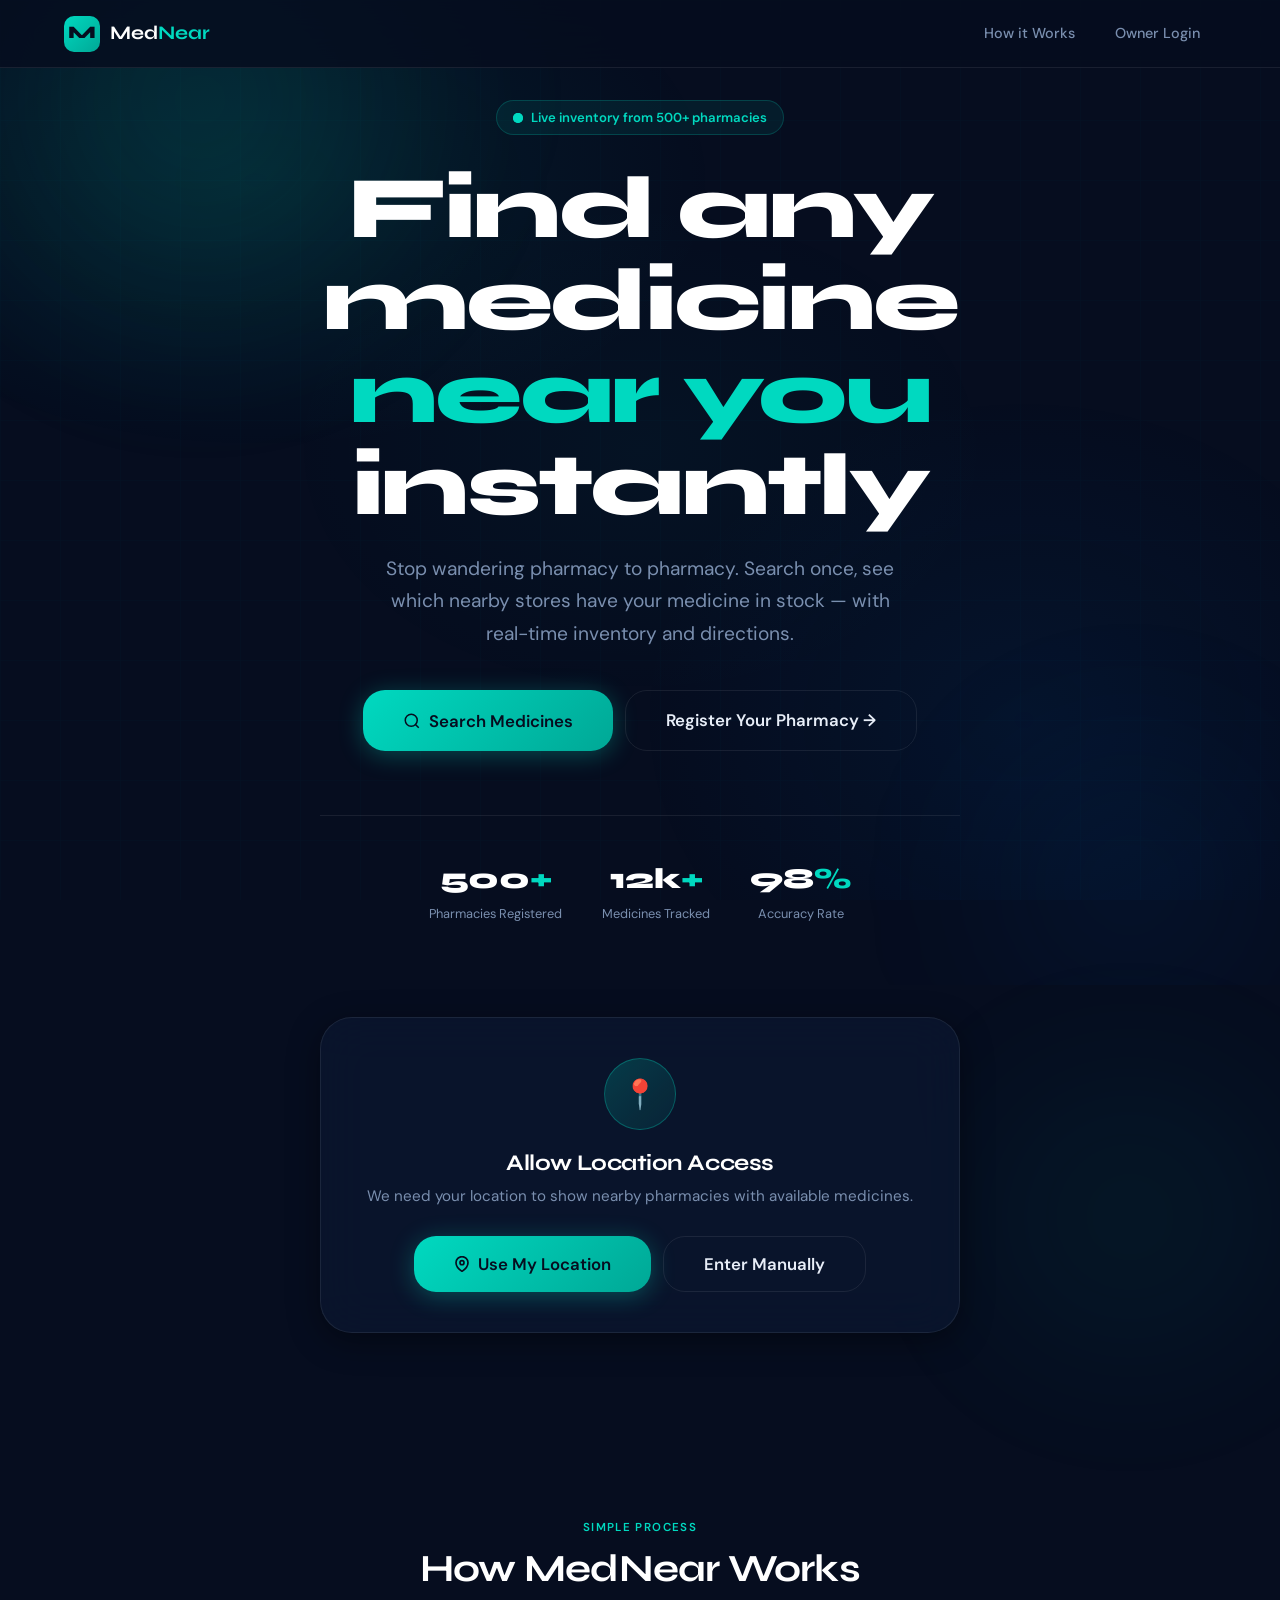
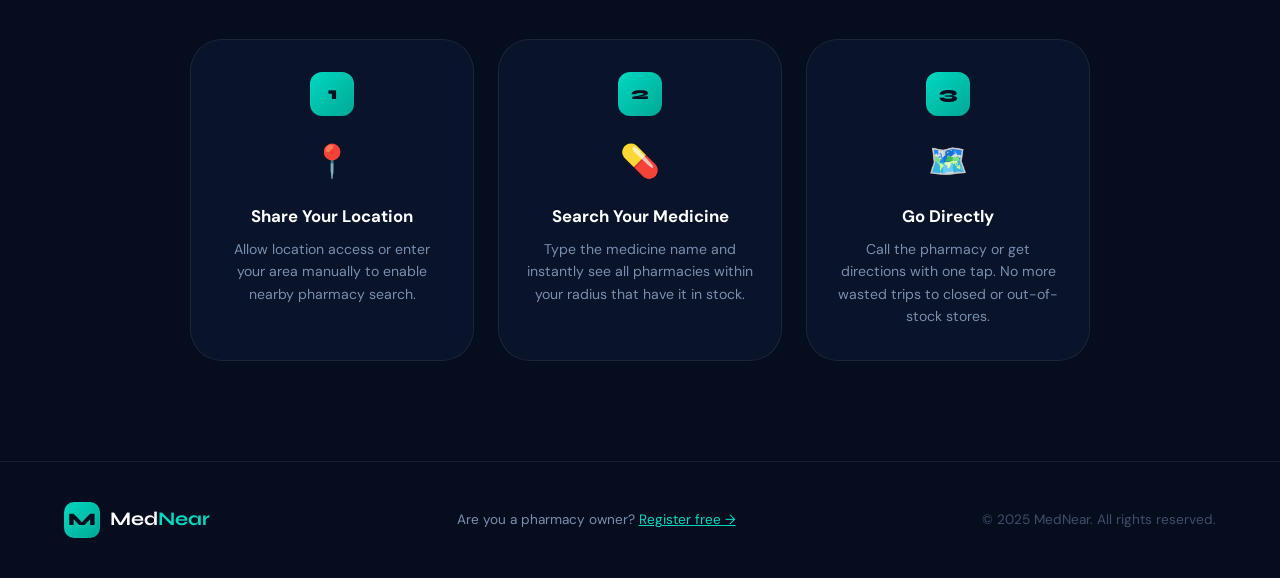
<file: mednear-frontendmain/index.html>
<!DOCTYPE html>
<html lang="en">
<head>
  <meta charset="UTF-8">
  <meta name="viewport" content="width=device-width, initial-scale=1.0">
  <title>MedNear — Find Medicines Near You</title>
  <link rel="stylesheet" href="css/style.css">
  <link rel="stylesheet" href="css/animations.css">
  <style>
    /* ── Hero ─── */
    .hero {
      min-height: 100vh;
      display: flex; flex-direction: column;
      align-items: center; justify-content: center;
      padding: 100px 5% 60px;
      position: relative; overflow: hidden;
      text-align: center;
    }
    .hero-eyebrow {
      display: inline-flex; align-items: center; gap: 8px;
      padding: 6px 16px;
      border-radius: 100px;
      background: rgba(0,217,192,0.08);
      border: 1px solid rgba(0,217,192,0.2);
      margin-bottom: 28px;
      font-size: 0.82rem; font-weight: 600;
      color: var(--teal);
      animation: fadeDown 0.6s ease both;
    }
    .hero-title {
      font-family: 'Syne', sans-serif;
      font-size: clamp(2.8rem, 7vw, 5.5rem);
      font-weight: 800;
      line-height: 1.05;
      letter-spacing: -0.03em;
      margin-bottom: 20px;
      animation: fadeUp 0.7s cubic-bezier(0.4,0,0.2,1) 0.1s both;
    }
    .hero-title .accent { color: var(--teal); }
    .hero-title .line2 { display: block; }
    .hero-sub {
      font-size: clamp(1rem, 2vw, 1.2rem);
      color: var(--muted);
      max-width: 520px;
      margin: 0 auto 40px;
      line-height: 1.7;
      animation: fadeUp 0.7s ease 0.2s both;
    }
    .hero-cta-group {
      display: flex; gap: 12px; flex-wrap: wrap; justify-content: center;
      animation: fadeUp 0.7s ease 0.3s both;
    }
    .hero-stats {
      display: flex; gap: 40px; justify-content: center; flex-wrap: wrap;
      margin-top: 64px; padding-top: 40px;
      border-top: 1px solid var(--glass-border);
      width: 100%; max-width: 640px;
      animation: fadeUp 0.7s ease 0.45s both;
    }
    .hero-stat-val {
      font-family: 'Syne', sans-serif;
      font-size: 1.8rem; font-weight: 800; color: var(--white);
    }
    .hero-stat-val span { color: var(--teal); }
    .hero-stat-label { font-size: 0.8rem; color: var(--muted); margin-top: 2px; }

    /* ── Location Section ─── */
    #location-section {
      position: relative; z-index: 1;
      width: 100%; max-width: 640px;
      margin: 0 auto;
    }
    .location-card {
      padding: 40px;
      border-radius: var(--radius-xl);
      text-align: center;
      margin-top: 32px;
    }
    .location-icon {
      width: 72px; height: 72px;
      background: linear-gradient(135deg, rgba(0,217,192,0.2), rgba(0,168,150,0.1));
      border: 1.5px solid rgba(0,217,192,0.3);
      border-radius: 50%;
      display: flex; align-items: center; justify-content: center;
      margin: 0 auto 20px;
      font-size: 1.8rem;
      animation: float 4s ease-in-out infinite;
    }
    .location-title { font-size: 1.4rem; font-weight: 700; margin-bottom: 8px; }
    .location-sub   { color: var(--muted); margin-bottom: 28px; font-size: 0.95rem; }
    .location-btns  { display: flex; gap: 12px; justify-content: center; flex-wrap: wrap; }

    /* ── Search Section ─── */
    #search-section { position: relative; z-index: 1; width: 100%; max-width: 760px; margin: 0 auto; }
    .search-header  { margin-bottom: 24px; }
    .location-chip {
      display: inline-flex; align-items: center; gap: 8px;
      padding: 6px 14px;
      border-radius: 100px;
      background: rgba(0,217,192,0.08);
      border: 1px solid rgba(0,217,192,0.2);
      font-size: 0.82rem; color: var(--teal); margin-bottom: 16px; cursor: pointer;
    }
    .search-box {
      position: relative;
      background: rgba(12,26,53,0.7);
      border: 1.5px solid var(--glass-border);
      border-radius: var(--radius-xl);
      display: flex; align-items: center;
      overflow: visible;
      transition: border-color 0.2s, box-shadow 0.2s;
    }
    .search-box:focus-within {
      border-color: var(--teal);
      box-shadow: 0 0 0 4px rgba(0,217,192,0.1), var(--shadow-teal);
    }
    .search-box .search-icon {
      padding: 0 16px 0 20px;
      color: var(--muted); flex-shrink: 0;
      display: flex; align-items: center;
    }
    #medicine-input {
      flex: 1; padding: 18px 0;
      background: transparent; border: none;
      color: var(--white);
      font-size: 1.05rem; font-family: 'DM Sans', sans-serif;
      outline: none;
    }
    #medicine-input::placeholder { color: var(--muted); }
    .search-box-actions { padding: 8px; display: flex; gap: 6px; flex-shrink: 0; }
    #clear-search {
      width: 32px; height: 32px;
      border-radius: 8px; border: none;
      background: rgba(255,255,255,0.06); color: var(--muted);
      cursor: pointer; display: flex; align-items: center; justify-content: center;
      font-size: 1rem; transition: var(--transition);
    }
    #clear-search:hover { color: var(--white); background: rgba(255,255,255,0.1); }
    #search-btn { border-radius: var(--radius-lg) !important; }

    /* ── Suggestions ─── */
    #suggestions-list {
      position: absolute; top: calc(100% + 6px); left: 0; right: 0; z-index: 50;
      background: var(--navy-mid);
      border: 1px solid var(--glass-border);
      border-radius: var(--radius-lg);
      overflow: hidden;
      box-shadow: 0 20px 60px rgba(0,0,0,0.5);
      list-style: none;
    }
    .suggestion-item {
      padding: 12px 18px;
      display: flex; align-items: center; gap: 10px;
      font-size: 0.9rem; cursor: pointer;
      color: var(--off-white);
      transition: background 0.15s;
    }
    .suggestion-item:hover { background: rgba(0,217,192,0.08); color: var(--teal); }
    .suggestion-item svg { color: var(--muted); }

    /* ── Filters ─── */
    .search-filters { margin-top: 16px; display: flex; align-items: center; gap: 12px; flex-wrap: wrap; }
    .filter-label { font-size: 0.82rem; color: var(--muted); }
    .radius-control { display: flex; align-items: center; gap: 10px; }
    #radius-slider {
      -webkit-appearance: none; width: 120px; height: 4px;
      background: linear-gradient(90deg, var(--teal) 0%, rgba(255,255,255,0.1) 0%);
      border-radius: 2px; outline: none; cursor: pointer;
    }
    #radius-slider::-webkit-slider-thumb {
      -webkit-appearance: none; width: 16px; height: 16px;
      background: var(--teal); border-radius: 50%;
      box-shadow: 0 0 8px rgba(0,217,192,0.4);
    }
    #radius-display { font-size: 0.85rem; color: var(--teal); font-weight: 600; min-width: 40px; }

    /* ── Category Pills ─── */
    .categories { margin-top: 16px; display: flex; gap: 8px; flex-wrap: wrap; }
    .category-pill {
      padding: 6px 14px;
      border-radius: 100px;
      font-size: 0.8rem; font-weight: 500;
      border: 1px solid var(--glass-border);
      color: var(--muted); cursor: pointer;
      background: transparent; transition: var(--transition);
      white-space: nowrap;
    }
    .category-pill:hover { border-color: rgba(0,217,192,0.4); color: var(--teal); }
    .category-pill.active {
      background: rgba(0,217,192,0.1);
      border-color: rgba(0,217,192,0.4); color: var(--teal);
    }

    /* ── Results ─── */
    #results-section { position: relative; z-index: 1; width: 100%; max-width: 760px; margin: 32px auto 0; }
    .results-header { display: flex; justify-content: space-between; align-items: center; margin-bottom: 16px; }
    #results-meta { font-size: 0.88rem; color: var(--muted); }
    #results-grid { display: flex; flex-direction: column; gap: 12px; }

    /* ── How It Works ─── */
    .hiw-section {
      padding: 100px 5%;
      position: relative;
    }
    .hiw-grid { display: grid; grid-template-columns: repeat(3,1fr); gap: 24px; max-width: 900px; margin: 48px auto 0; }
    .hiw-card {
      padding: 32px 28px; text-align: center;
      border-radius: var(--radius-xl);
      background: rgba(12,26,53,0.5);
      border: 1px solid var(--glass-border);
      position: relative;
    }
    .hiw-num {
      width: 44px; height: 44px;
      background: linear-gradient(135deg, var(--teal), var(--teal-dark));
      border-radius: 12px;
      display: flex; align-items: center; justify-content: center;
      font-family: 'Syne', sans-serif; font-weight: 800; font-size: 1.1rem;
      color: var(--navy); margin: 0 auto 20px;
    }
    .hiw-icon { font-size: 2rem; margin-bottom: 16px; }
    .hiw-title { font-size: 1.05rem; font-weight: 700; margin-bottom: 8px; }
    .hiw-desc { font-size: 0.88rem; color: var(--muted); line-height: 1.6; }

    /* ── Footer ─── */
    footer {
      padding: 40px 5%;
      border-top: 1px solid var(--glass-border);
      display: flex; justify-content: space-between; align-items: center;
      flex-wrap: wrap; gap: 16px;
      color: var(--muted); font-size: 0.85rem;
    }

    /* ── Manual Location Modal ─── */
    #manual-city-input { font-size: 1rem; }

    /* ── Pharmacy Modal Detail ─── */
    .modal-detail-row {
      display: flex; gap: 16px;
      padding: 12px 0; border-bottom: 1px solid var(--glass-border);
      align-items: center;
    }
    .modal-detail-row:last-child { border-bottom: none; }
    .modal-detail-icon { width: 32px; height: 32px; border-radius: 8px; background: rgba(0,217,192,0.1); display: flex; align-items: center; justify-content: center; color: var(--teal); flex-shrink: 0; }
    .modal-detail-label { font-size: 0.75rem; color: var(--muted); margin-bottom: 2px; text-transform: uppercase; letter-spacing: 0.08em; }
    .modal-detail-val   { font-size: 0.95rem; font-weight: 500; }

    @media (max-width: 768px) {
      .hiw-grid { grid-template-columns: 1fr; }
      .hero { padding: 90px 5% 40px; }
      .hero-stats { gap: 24px; }
      .location-card { padding: 28px 20px; }
      .search-filters { gap: 8px; }
    }
  </style>
</head>
<body>
  <div class="bg-mesh"></div>
  <div class="bg-grid"></div>
  <div id="toast-container"></div>
  <div id="page-loader">
    <div class="loader-logo">MedNear</div>
    <div class="spinner spinner-lg"></div>
  </div>

  <!-- Navbar -->
  <nav class="navbar">
    <a href="index.html" class="nav-brand">
      <div class="nav-logo">M</div>
      <span class="nav-name">Med<span>Near</span></span>
    </a>
    <div class="nav-links">
      <a href="#how-it-works" class="nav-link">How it Works</a>
      <a href="login.html" class="nav-link" id="nav-login">Owner Login</a>
      <a href="dashboard.html" class="nav-link hidden" id="nav-owner">Dashboard</a>
      <a href="#" class="nav-link hidden" id="nav-logout">Logout</a>
    </div>
  </nav>

  <!-- Hero -->
  <section class="hero">
    <div class="orb orb-teal" style="width:600px;height:600px;top:-200px;left:-100px;opacity:0.6"></div>
    <div class="orb orb-blue" style="width:400px;height:400px;bottom:-100px;right:-50px;opacity:0.5"></div>

    <div class="hero-eyebrow">
      <span class="ping-dot"></span>
      Live inventory from 500+ pharmacies
    </div>
    <h1 class="hero-title">
      Find any medicine<br>
      <span class="accent">near you</span> instantly
    </h1>
    <p class="hero-sub">
      Stop wandering pharmacy to pharmacy. Search once, see which nearby stores have your medicine in stock — with real-time inventory and directions.
    </p>
    <div class="hero-cta-group">
      <button class="btn btn-primary btn-lg" onclick="document.getElementById('location-section').scrollIntoView({behavior:'smooth'})">
        <svg width="18" height="18" viewBox="0 0 24 24" fill="none" stroke="currentColor" stroke-width="2"><circle cx="11" cy="11" r="8"/><path d="m21 21-4.35-4.35"/></svg>
        Search Medicines
      </button>
      <a href="register.html" class="btn btn-ghost btn-lg">Register Your Pharmacy →</a>
    </div>
    <div class="hero-stats">
      <div>
        <div class="hero-stat-val">500<span>+</span></div>
        <div class="hero-stat-label">Pharmacies Registered</div>
      </div>
      <div>
        <div class="hero-stat-val">12k<span>+</span></div>
        <div class="hero-stat-label">Medicines Tracked</div>
      </div>
      <div>
        <div class="hero-stat-val">98<span>%</span></div>
        <div class="hero-stat-label">Accuracy Rate</div>
      </div>
    </div>
  </section>

  <!-- Search Area -->
  <section style="padding: 0 5% 80px; position:relative;">
    <div class="orb orb-teal" style="width:500px;height:400px;top:0;right:-100px;opacity:0.3"></div>

    <!-- Location Request -->
    <div id="location-section">
      <div class="glass-card location-card animate-scaleIn">
        <div class="location-icon">📍</div>
        <h2 class="location-title">Allow Location Access</h2>
        <p class="location-sub">We need your location to show nearby pharmacies with available medicines.</p>
        <div class="location-btns">
          <button class="btn btn-primary btn-lg" id="grant-location-btn">
            <svg width="16" height="16" viewBox="0 0 24 24" fill="none" stroke="currentColor" stroke-width="2.5">
              <path d="M21 10c0 7-9 13-9 13s-9-6-9-13a9 9 0 0 1 18 0z"/><circle cx="12" cy="10" r="3"/>
            </svg>
            Use My Location
          </button>
          <button class="btn btn-ghost btn-lg" id="manual-location-btn" onclick="openManualLocation()">
            Enter Manually
          </button>
        </div>
      </div>
    </div>

    <!-- Search Section (hidden until location) -->
    <div id="search-section" class="hidden">
      <div class="search-header">
        <div class="location-chip" onclick="openManualLocation()">
          <svg width="12" height="12" viewBox="0 0 24 24" fill="none" stroke="currentColor" stroke-width="2.5">
            <path d="M21 10c0 7-9 13-9 13s-9-6-9-13a9 9 0 0 1 18 0z"/><circle cx="12" cy="10" r="3"/>
          </svg>
          <span id="location-name">Detecting location...</span>
          <span style="opacity:0.5;font-size:0.75rem">✎</span>
        </div>
        <h2 class="section-title">Search for a <span class="text-teal">Medicine</span></h2>
        <p class="text-muted mt-8" style="font-size:0.95rem">Enter a medicine name to find nearby pharmacies with stock</p>
      </div>

      <form id="medicine-search-form">
        <div class="search-box" style="position:relative">
          <div class="search-icon">
            <svg width="20" height="20" viewBox="0 0 24 24" fill="none" stroke="currentColor" stroke-width="2">
              <circle cx="11" cy="11" r="8"/><path d="m21 21-4.35-4.35"/>
            </svg>
          </div>
          <input type="text" id="medicine-input" placeholder="e.g. Paracetamol, Azithromycin..." autocomplete="off">
          <div class="search-box-actions">
            <button type="button" id="clear-search" class="hidden">✕</button>
            <button type="submit" class="btn btn-primary" id="search-btn">Search</button>
          </div>
          <ul id="suggestions-list" class="hidden"></ul>
        </div>

        <div class="search-filters">
          <span class="filter-label">Radius:</span>
          <div class="radius-control">
            <input type="range" id="radius-slider" min="500" max="20000" value="5000" step="500">
            <span id="radius-display">5km</span>
          </div>
          <span class="filter-label" style="margin-left:8px">Quick:</span>
          <div class="categories">
            <button type="button" class="category-pill active" data-category="all">All</button>
            <button type="button" class="category-pill" data-category="Paracetamol">Paracetamol</button>
            <button type="button" class="category-pill" data-category="Antibiotics">Antibiotics</button>
            <button type="button" class="category-pill" data-category="Vitamins">Vitamins</button>
            <button type="button" class="category-pill" data-category="Antacids">Antacids</button>
          </div>
        </div>
      </form>
    </div>

    <!-- Results -->
    <div id="results-section" class="hidden">
      <div class="results-header">
        <p id="results-meta"></p>
        <button class="btn btn-ghost btn-sm" onclick="clearResults()">Clear</button>
      </div>
      <div id="results-grid"></div>
    </div>
  </section>

  <!-- How It Works -->
  <section class="hiw-section" id="how-it-works">
    <div style="text-align:center;margin-bottom:8px"><span class="label">Simple Process</span></div>
    <h2 class="section-title" style="text-align:center">How MedNear Works</h2>
    <div class="hiw-grid">
      <div class="hiw-card hover-lift animate-fadeUp delay-1">
        <div class="hiw-num">1</div>
        <div class="hiw-icon">📍</div>
        <div class="hiw-title">Share Your Location</div>
        <div class="hiw-desc">Allow location access or enter your area manually to enable nearby pharmacy search.</div>
      </div>
      <div class="hiw-card hover-lift animate-fadeUp delay-2">
        <div class="hiw-num">2</div>
        <div class="hiw-icon">💊</div>
        <div class="hiw-title">Search Your Medicine</div>
        <div class="hiw-desc">Type the medicine name and instantly see all pharmacies within your radius that have it in stock.</div>
      </div>
      <div class="hiw-card hover-lift animate-fadeUp delay-3">
        <div class="hiw-num">3</div>
        <div class="hiw-icon">🗺️</div>
        <div class="hiw-title">Go Directly</div>
        <div class="hiw-desc">Call the pharmacy or get directions with one tap. No more wasted trips to closed or out-of-stock stores.</div>
      </div>
    </div>
  </section>

  <!-- Footer -->
  <footer>
    <div class="nav-brand">
      <div class="nav-logo">M</div>
      <span class="nav-name">Med<span>Near</span></span>
    </div>
    <div>Are you a pharmacy owner? <a href="register.html" class="text-teal">Register free →</a></div>
    <div style="opacity:0.5">© 2025 MedNear. All rights reserved.</div>
  </footer>

  <!-- Manual Location Modal -->
  <div class="modal-overlay" id="manual-location-modal" onclick="if(event.target===this)closeManualModal()">
    <div class="modal">
      <div class="modal-header">
        <h3 class="modal-title">📍 Enter Location</h3>
        <button class="modal-close" onclick="closeManualModal()">✕</button>
      </div>
      <div class="modal-body">
        <p class="text-muted mb-16" style="font-size:0.9rem">Enter your city, area, or full address to search for nearby pharmacies.</p>
        <form onsubmit="submitManualLocation(event)">
          <div class="form-group">
            <label class="form-label">City / Area / Address</label>
            <div class="input-group">
              <span class="input-icon">
                <svg width="16" height="16" viewBox="0 0 24 24" fill="none" stroke="currentColor" stroke-width="2">
                  <path d="M21 10c0 7-9 13-9 13s-9-6-9-13a9 9 0 0 1 18 0z"/><circle cx="12" cy="10" r="3"/>
                </svg>
              </span>
              <input type="text" class="form-control" id="manual-city-input" placeholder="e.g. Banjara Hills, Hyderabad">
            </div>
          </div>
          <button type="submit" class="btn btn-primary btn-block mt-16" id="manual-submit-btn">Set Location</button>
        </form>
      </div>
    </div>
  </div>

  <!-- Pharmacy Detail Modal -->
  <div class="modal-overlay" id="pharmacy-modal" onclick="if(event.target===this)closePharmacyModal()">
    <div class="modal">
      <div class="modal-header">
        <h3 class="modal-title" id="modal-store-name">Pharmacy</h3>
        <button class="modal-close" onclick="closePharmacyModal()">✕</button>
      </div>
      <div class="modal-body">
        <div id="modal-availability" style="margin-bottom:20px"></div>
        <div class="modal-detail-row">
          <div class="modal-detail-icon">
            <svg width="14" height="14" viewBox="0 0 24 24" fill="none" stroke="currentColor" stroke-width="2"><path d="M21 10c0 7-9 13-9 13s-9-6-9-13a9 9 0 0 1 18 0z"/><circle cx="12" cy="10" r="3"/></svg>
          </div>
          <div><div class="modal-detail-label">Address</div><div class="modal-detail-val" id="modal-store-address">—</div></div>
        </div>
        <div class="modal-detail-row">
          <div class="modal-detail-icon">
            <svg width="14" height="14" viewBox="0 0 24 24" fill="none" stroke="currentColor" stroke-width="2"><path d="M22 16.92v3a2 2 0 0 1-2.18 2 19.79 19.79 0 0 1-8.63-3.07A19.5 19.5 0 0 1 4.69 13.72 19.79 19.79 0 0 1 1.61 5.1 2 2 0 0 1 3.58 3h3a2 2 0 0 1 2 1.72c.127.96.361 1.903.7 2.81a2 2 0 0 1-.45 2.11L7.91 10.09a16 16 0 0 0 6 6l1.27-1.27a2 2 0 0 1 2.11-.45c.907.339 1.85.573 2.81.7A2 2 0 0 1 22 16.92z"/></svg>
          </div>
          <div><div class="modal-detail-label">Phone</div><div class="modal-detail-val" id="modal-store-phone">—</div></div>
        </div>
        <div class="modal-detail-row">
          <div class="modal-detail-icon">
            <svg width="14" height="14" viewBox="0 0 24 24" fill="none" stroke="currentColor" stroke-width="2"><circle cx="12" cy="12" r="10"/><polyline points="12 6 12 12 16 14"/></svg>
          </div>
          <div><div class="modal-detail-label">Store Hours</div><div class="modal-detail-val" id="modal-store-hours">—</div></div>
        </div>
        <div class="flex gap-12 mt-24">
          <button class="btn btn-outline w-full" id="modal-call-btn">
            <svg width="15" height="15" viewBox="0 0 24 24" fill="none" stroke="currentColor" stroke-width="2"><path d="M22 16.92v3a2 2 0 0 1-2.18 2 19.79 19.79 0 0 1-8.63-3.07A19.5 19.5 0 0 1 4.69 13.72 19.79 19.79 0 0 1 1.61 5.1 2 2 0 0 1 3.58 3h3a2 2 0 0 1 2 1.72c.127.96.361 1.903.7 2.81a2 2 0 0 1-.45 2.11L7.91 10.09a16 16 0 0 0 6 6l1.27-1.27a2 2 0 0 1 2.11-.45c.907.339 1.85.573 2.81.7A2 2 0 0 1 22 16.92z"/></svg>
            Call Store
          </button>
          <button class="btn btn-primary w-full" id="modal-directions-btn">
            <svg width="15" height="15" viewBox="0 0 24 24" fill="none" stroke="currentColor" stroke-width="2"><polygon points="3 11 22 2 13 21 11 13 3 11"/></svg>
            Get Directions
          </button>
        </div>
      </div>
    </div>
  </div>

  <script src="js/api.js"></script>
  <script src="js/main.js"></script>
</body>
</html>
</file>
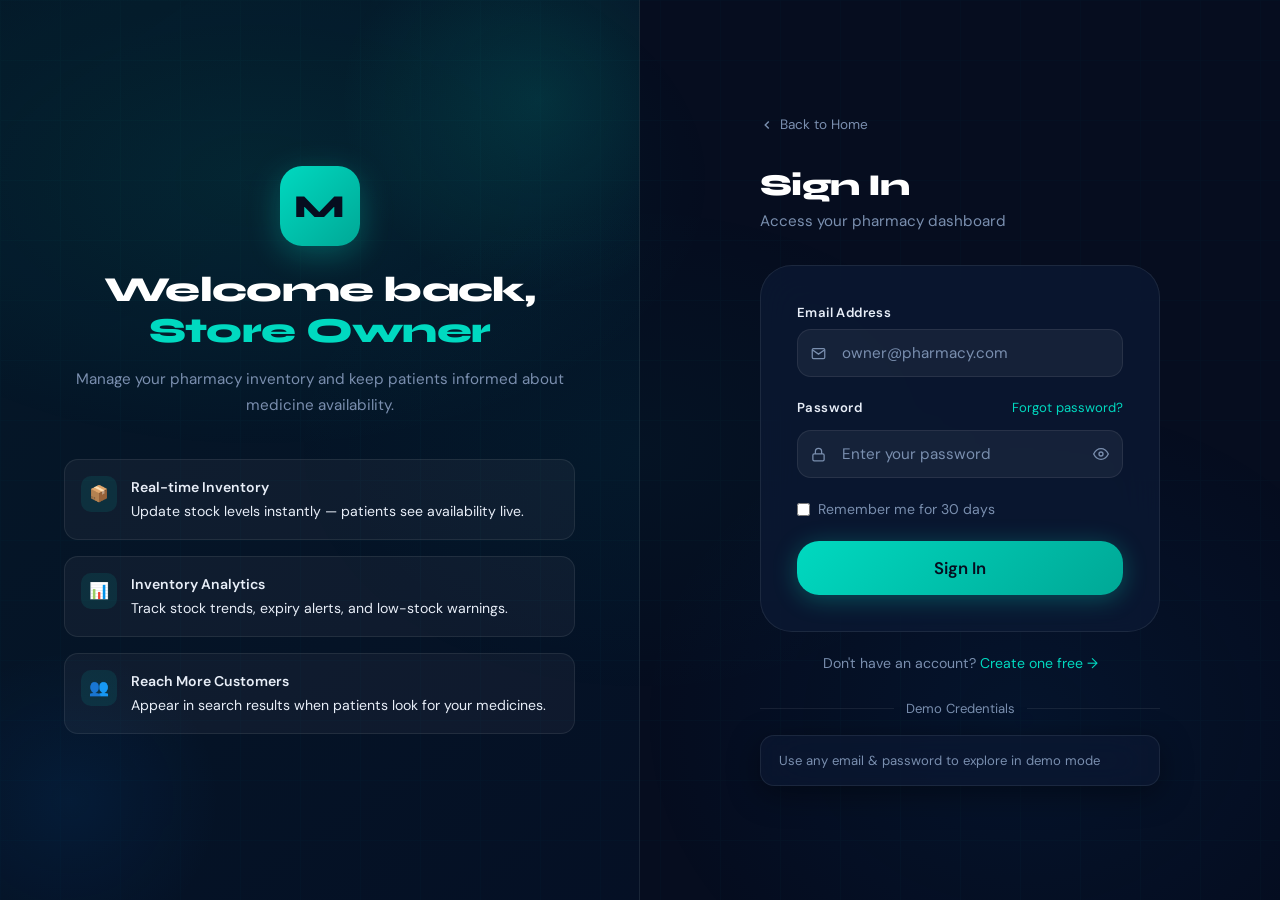
<file: mednear-frontendmain/dashboard.html>
<!DOCTYPE html>
<html lang="en">
<head>
  <meta charset="UTF-8">
  <meta name="viewport" content="width=device-width, initial-scale=1.0">
  <title>Dashboard — MedNear</title>
  <link rel="stylesheet" href="css/style.css">
  <link rel="stylesheet" href="css/animations.css">
  <style>
    /* ── Layout ─── */
    
    .dashboard-main {
  min-height: 100vh;
  display: flex;
  flex-direction: column;
      }


    /* ── Sidebar ─── */
    .sidebar {
      background: rgba(6,13,31,0.95);
      border-right: 1px solid var(--glass-border);
      display: flex; flex-direction: column;
      padding: 0;
      position: fixed; top: 0; left: 0; bottom: 0;
      width: 260px; z-index: 200;
      transition: transform 0.3s ease;
    }
    .sidebar-logo {
      padding: 20px 22px;
      border-bottom: 1px solid var(--glass-border);
      display: flex; align-items: center; gap: 10px;
    }
    .sidebar-logo .nav-name { font-size: 1.1rem; }
    .sidebar-section { padding: 8px; margin-top: 8px; }
    .sidebar-section-label {
      padding: 4px 12px; font-size: 0.68rem;
      font-weight: 700; letter-spacing: 0.12em;
      text-transform: uppercase; color: rgba(122,143,175,0.5);
      margin-bottom: 4px;
    }
    .sidebar-link {
      display: flex; align-items: center; gap: 12px;
      padding: 11px 14px;
      border-radius: var(--radius-md);
      color: var(--muted); text-decoration: none;
      font-size: 0.9rem; font-weight: 500;
      transition: var(--transition); cursor: pointer;
      border: none; background: none; width: 100%;
      text-align: left;
    }
    .sidebar-link:hover { color: var(--white); background: var(--glass-hover); }
    .sidebar-link.active { color: var(--teal); background: rgba(0,217,192,0.08); }
    .sidebar-link.active .sidebar-icon { color: var(--teal); }
    .sidebar-icon { width: 20px; display: flex; align-items: center; justify-content: center; flex-shrink: 0; }
    .sidebar-badge {
      margin-left: auto; font-size: 0.7rem; font-weight: 700;
      padding: 2px 7px; border-radius: 100px;
      background: rgba(255,77,109,0.15); color: var(--danger);
    }

    .sidebar-user {
      margin-top: auto; padding: 16px;
      border-top: 1px solid var(--glass-border);
      display: flex; align-items: center; gap: 12px;
    }
    .user-avatar {
      width: 36px; height: 36px; border-radius: 10px;
      background: linear-gradient(135deg, var(--teal), var(--teal-dark));
      display: flex; align-items: center; justify-content: center;
      font-family: 'Syne', sans-serif; font-weight: 800;
      color: var(--navy); font-size: 0.9rem; flex-shrink: 0;
    }
    .sidebar-user-info { flex: 1; overflow: hidden; }
    .user-name  { font-size: 0.88rem; font-weight: 600; white-space: nowrap; overflow: hidden; text-overflow: ellipsis; }
    .user-email { font-size: 0.75rem; color: var(--muted); white-space: nowrap; overflow: hidden; text-overflow: ellipsis; }

    /* ── Main Content ─── */
    .dashboard-main {
      margin-left: 260px;
      min-height: 100vh;
      display: flex; flex-direction: column;
    }
    .dash-topbar {
      height: 64px; padding: 0 32px;
      border-bottom: 1px solid var(--glass-border);
      background: rgba(6,13,31,0.9);
      backdrop-filter: blur(20px);
      display: flex; align-items: center; justify-content: space-between;
      position: sticky; top: 0; z-index: 100;
    }
    .topbar-title { font-size: 1rem; font-weight: 600; color: var(--white); }
    .topbar-actions { display: flex; align-items: center; gap: 10px; }

    .dash-content { padding: 32px; flex: 1; }
    .content-header { margin-bottom: 28px; }
    .content-header h2 { font-size: 1.6rem; font-weight: 800; }
    .content-header p  { color: var(--muted); font-size: 0.9rem; margin-top: 4px; }

    /* ── Tab panels ─── */
    .tab-panel { display: none; animation: fadeUp 0.35s ease both; }
    .tab-panel.active { display: block; }

    /* ── Tabs (top nav) ─── */
    .dash-tabs {
      display: flex; gap: 4px;
      border-bottom: 1px solid var(--glass-border);
      margin-bottom: 28px; overflow-x: auto; padding-bottom: 0;
    }
    [data-tab] {
      padding: 10px 18px;
      border-radius: var(--radius-sm) var(--radius-sm) 0 0;
      font-size: 0.88rem; font-weight: 500;
      color: var(--muted); border: none;
      background: none; cursor: pointer;
      transition: var(--transition); white-space: nowrap;
      border-bottom: 2px solid transparent;
    }
    [data-tab]:hover { color: var(--white); }
    [data-tab].active { color: var(--teal); border-bottom-color: var(--teal); }

    /* ── Stats Grid ─── */
    .stats-grid { display: grid; grid-template-columns: repeat(5, 1fr); gap: 14px; margin-bottom: 28px; }

    /* ── Inventory Toolbar ─── */
    .inventory-toolbar {
      display: flex; align-items: center; gap: 12px;
      margin-bottom: 20px; flex-wrap: wrap;
    }
    .inventory-search-wrap { flex: 1; min-width: 200px; }
    .inventory-search-wrap .form-control { padding: 10px 14px 10px 40px; }

    /* ── No Store Section ─── */
    #no-store-section {
      min-height: calc(100vh - 64px);
      display: flex; align-items: center; justify-content: center;
      padding: 40px;
    }
    .store-reg-card {
      width: 100%; max-width: 640px;
      padding: 48px 40px;
      border-radius: var(--radius-xl);
      background: rgba(12,26,53,0.7);
      border: 1px solid var(--glass-border);
      backdrop-filter: blur(24px);
    }
    .store-reg-card .card-icon {
      width: 64px; height: 64px; border-radius: 18px;
      background: linear-gradient(135deg, rgba(0,217,192,0.2), rgba(0,168,150,0.1));
      border: 1.5px solid rgba(0,217,192,0.3);
      display: flex; align-items: center; justify-content: center;
      font-size: 1.8rem; margin-bottom: 20px;
    }
    .store-reg-title { font-size: 1.6rem; font-weight: 800; margin-bottom: 8px; }
    .store-reg-sub   { color: var(--muted); margin-bottom: 32px; font-size: 0.95rem; }
    .store-form-grid { display: grid; grid-template-columns: 1fr 1fr; gap: 16px; }

    /* ── Store Profile ─── */
    .store-profile-grid { display: grid; grid-template-columns: 1fr 1fr; gap: 20px; }
    .profile-detail {
      padding: 16px 18px;
      border-radius: var(--radius-md);
      background: var(--glass-bg);
      border: 1px solid var(--glass-border);
    }
    .profile-detail-label { font-size: 0.72rem; text-transform: uppercase; letter-spacing: 0.1em; color: var(--muted); margin-bottom: 4px; }
    .profile-detail-val   { font-size: 0.95rem; font-weight: 500; }

    /* ── Hamburger ─── */
    #sidebar-toggle {
      display: none; background: none; border: none; cursor: pointer;
      padding: 8px; border-radius: var(--radius-sm);
      color: var(--muted); transition: var(--transition);
    }
    #sidebar-toggle:hover { color: var(--white); background: var(--glass-hover); }

    /* ── Tab Loader ─── */
    #tab-loader {
      display: flex; align-items: center; justify-content: center;
      height: 200px; flex-direction: column; gap: 16px; color: var(--muted);
    }

    /* ── Expiry Alert Banner ─── */
    .alert-banner {
      display: flex; align-items: center; gap: 12px;
      padding: 12px 18px; border-radius: var(--radius-md);
      margin-bottom: 16px; font-size: 0.88rem;
    }
    .alert-banner.warning {
      background: rgba(255,184,77,0.1);
      border: 1px solid rgba(255,184,77,0.25);
      color: var(--warning);
    }

    /* ── Medicine Modal Form ─── */
    .med-form-grid { display: grid; grid-template-columns: 1fr 1fr; gap: 16px; }
    .med-form-grid .full-col { grid-column: 1 / -1; }

    @media (max-width: 1024px) {
      .stats-grid { grid-template-columns: repeat(3,1fr); }
    }
    @media (max-width: 768px) {
      .dashboard-layout { grid-template-columns: 1fr; }
      .sidebar { transform: translateX(-100%); }
      .sidebar.open { transform: translateX(0); box-shadow: 4px 0 40px rgba(0,0,0,0.6); }
      .dashboard-main { margin-left: 0; }
      .dash-content { padding: 20px 16px; }
      .stats-grid { grid-template-columns: repeat(2,1fr); }
      #sidebar-toggle { display: flex; }
      .store-form-grid, .store-profile-grid, .med-form-grid { grid-template-columns: 1fr; }
      .store-reg-card { padding: 28px 20px; }
      .dash-topbar { padding: 0 16px; }
    }
  </style>
</head>
<body>
  <div class="bg-mesh"></div>
  <div class="bg-grid"></div>
  <div id="toast-container"></div>

  <div class="dashboard-layout">
    <!-- ── Sidebar ── -->
    <aside class="sidebar" id="sidebar">
      <div class="sidebar-logo">
        <div class="nav-logo">M</div>
        <span class="nav-name">Med<span>Near</span></span>
      </div>

      <div class="sidebar-section">
        <div class="sidebar-section-label">Main</div>
        <button class="sidebar-link active" data-tab="overview">
          <span class="sidebar-icon">
            <svg width="16" height="16" viewBox="0 0 24 24" fill="none" stroke="currentColor" stroke-width="2">
              <rect x="3" y="3" width="7" height="7"/><rect x="14" y="3" width="7" height="7"/>
              <rect x="14" y="14" width="7" height="7"/><rect x="3" y="14" width="7" height="7"/>
            </svg>
          </span>
          Overview
        </button>
        <button class="sidebar-link" data-tab="inventory">
          <span class="sidebar-icon">
            <svg width="16" height="16" viewBox="0 0 24 24" fill="none" stroke="currentColor" stroke-width="2">
              <line x1="8" y1="6" x2="21" y2="6"/><line x1="8" y1="12" x2="21" y2="12"/>
              <line x1="8" y1="18" x2="21" y2="18"/><line x1="3" y1="6" x2="3.01" y2="6"/>
              <line x1="3" y1="12" x2="3.01" y2="12"/><line x1="3" y1="18" x2="3.01" y2="18"/>
            </svg>
          </span>
          Inventory
          <span class="sidebar-badge" id="sidebar-low-badge" style="display:none">Low</span>
        </button>
        <button class="sidebar-link" data-tab="store">
          <span class="sidebar-icon">
            <svg width="16" height="16" viewBox="0 0 24 24" fill="none" stroke="currentColor" stroke-width="2">
              <path d="M3 9l9-7 9 7v11a2 2 0 0 1-2 2H5a2 2 0 0 1-2-2z"/>
              <polyline points="9 22 9 12 15 12 15 22"/>
            </svg>
          </span>
          My Store
        </button>
      </div>

      <div class="sidebar-section">
        <div class="sidebar-section-label">Account</div>
        <button class="sidebar-link" data-tab="profile">
          <span class="sidebar-icon">
            <svg width="16" height="16" viewBox="0 0 24 24" fill="none" stroke="currentColor" stroke-width="2">
              <path d="M20 21v-2a4 4 0 0 0-4-4H8a4 4 0 0 0-4 4v2"/><circle cx="12" cy="7" r="4"/>
            </svg>
          </span>
          Profile
        </button>
        <button class="sidebar-link" id="logout-btn">
          <span class="sidebar-icon">
            <svg width="16" height="16" viewBox="0 0 24 24" fill="none" stroke="currentColor" stroke-width="2">
              <path d="M9 21H5a2 2 0 0 1-2-2V5a2 2 0 0 1 2-2h4"/>
              <polyline points="16 17 21 12 16 7"/><line x1="21" y1="12" x2="9" y2="12"/>
            </svg>
          </span>
          Logout
        </button>
      </div>

      <div class="sidebar-user">
        <div class="user-avatar">O</div>
        <div class="sidebar-user-info">
          <div class="user-name">Store Owner</div>
          <div class="user-email">owner@pharmacy.com</div>
        </div>
      </div>
    </aside>

    <!-- ── Main Content ── -->
    <main class="dashboard-main">
      <!-- Top Bar -->
      <div class="dash-topbar">
        <div class="flex items-center gap-12">
          <button id="sidebar-toggle">
            <svg width="18" height="18" viewBox="0 0 24 24" fill="none" stroke="currentColor" stroke-width="2">
              <line x1="3" y1="12" x2="21" y2="12"/><line x1="3" y1="6" x2="21" y2="6"/><line x1="3" y1="18" x2="21" y2="18"/>
            </svg>
          </button>
          <span class="topbar-title">Pharmacy Dashboard</span>
        </div>
        <div class="topbar-actions">
          <a href="index.html" class="btn btn-ghost btn-sm">
            <svg width="14" height="14" viewBox="0 0 24 24" fill="none" stroke="currentColor" stroke-width="2">
              <circle cx="11" cy="11" r="8"/><path d="m21 21-4.35-4.35"/>
            </svg>
            Public Search
          </a>
          <div class="user-avatar user-name" style="cursor:pointer"></div>
        </div>
      </div>

      <div class="dash-content">
        <div id="tab-loader">
          <div class="spinner spinner-lg"></div>
          <span>Loading dashboard...</span>
        </div>

        <!-- ── No Store Section ── -->
        <div id="no-store-section" class="hidden">
          <div class="store-reg-card animate-scaleIn">
            <div class="card-icon">🏥</div>
            <h2 class="store-reg-title">Register Your Store</h2>
            <p class="store-reg-sub">Add your pharmacy details to appear in patient searches and manage inventory.</p>

            <form id="store-reg-form">
              <div class="store-form-grid">
                <div class="form-group">
                  <label class="form-label">Store / Pharmacy Name *</label>
                  <div class="input-group">
                    <span class="input-icon">🏥</span>
                    <input type="text" class="form-control" id="store-name" placeholder="Apollo Pharmacy" required>
                  </div>
                </div>
                <div class="form-group">
                  <label class="form-label">License Number *</label>
                  <div class="input-group">
                    <span class="input-icon">📋</span>
                    <input type="text" class="form-control" id="store-license" placeholder="MH/12345/2023" required>
                  </div>
                </div>
                <div class="form-group" style="grid-column:1/-1">
                  <label class="form-label">Full Address *</label>
                  <div class="input-group">
                    <span class="input-icon">📍</span>
                    <input type="text" class="form-control" id="store-address" placeholder="Shop No. 5, MG Road, Near City Mall, Hyderabad" required>
                  </div>
                </div>
                <div class="form-group">
                  <label class="form-label">Contact Number *</label>
                  <div class="input-group">
                    <span class="input-icon">📞</span>
                    <input type="tel" class="form-control" id="store-reg-phone" placeholder="+91 98765 43210" required>
                  </div>
                </div>
                <div class="form-group">
                  <label class="form-label">Store Location</label>
                  <button type="button" class="btn btn-ghost btn-block" id="pick-location-btn">📍 Detect Location</button>
                  <input type="hidden" id="store-lat"> <input type="hidden" id="store-lng">
                </div>
                <div class="form-group">
                  <label class="form-label">Opening Time</label>
                  <input type="time" class="form-control" id="store-open-time" value="09:00">
                </div>
                <div class="form-group">
                  <label class="form-label">Closing Time</label>
                  <input type="time" class="form-control" id="store-close-time" value="21:00">
                </div>
                <div class="form-group" style="grid-column:1/-1">
                  <div class="flex gap-24">
                    <label style="display:flex;align-items:center;gap:8px;cursor:pointer;font-size:0.9rem">
                      <input type="checkbox" id="store-delivery" style="accent-color:var(--teal)">
                      Home Delivery Available
                    </label>
                    <label style="display:flex;align-items:center;gap:8px;cursor:pointer;font-size:0.9rem">
                      <input type="checkbox" id="store-24h" style="accent-color:var(--teal)">
                      Open 24 Hours
                    </label>
                  </div>
                </div>
              </div>
              <button type="submit" class="btn btn-primary btn-block btn-lg mt-24" id="store-reg-btn" style="margin-top:24px">
                Register Pharmacy
              </button>
            </form>
          </div>
        </div>

        <!-- ── Main Dashboard ── -->
        <div id="main-dashboard" class="hidden">

          <!-- Overview Tab -->
          <div class="tab-panel active" id="tab-overview">
            <div class="content-header">
              <h2>Overview</h2>
              <p>Your pharmacy performance at a glance</p>
            </div>

            <!-- Stats -->
            <div class="stats-grid">
              <div class="stat-card animate-fadeUp delay-1">
                <div class="stat-icon">💊</div>
                <div class="stat-value" id="stat-total">—</div>
                <div class="stat-label">Total Medicines</div>
              </div>
              <div class="stat-card animate-fadeUp delay-2">
                <div class="stat-icon">✅</div>
                <div class="stat-value text-teal" id="stat-instock">—</div>
                <div class="stat-label">In Stock</div>
              </div>
              <div class="stat-card animate-fadeUp delay-3">
                <div class="stat-icon">❌</div>
                <div class="stat-value" id="stat-outstock" style="color:var(--danger)">—</div>
                <div class="stat-label">Out of Stock</div>
              </div>
              <div class="stat-card animate-fadeUp delay-4">
                <div class="stat-icon">⚠️</div>
                <div class="stat-value" id="stat-lowstock" style="color:var(--warning)">—</div>
                <div class="stat-label">Low Stock</div>
              </div>
              <div class="stat-card animate-fadeUp delay-5">
                <div class="stat-icon">📅</div>
                <div class="stat-value" id="stat-expiring" style="color:var(--danger)">—</div>
                <div class="stat-label">Expiring Soon</div>
              </div>
            </div>

            <!-- Quick Actions -->
            <div class="glass-card" style="padding:28px;margin-bottom:24px">
              <h3 style="margin-bottom:16px;font-size:1.1rem">Quick Actions</h3>
              <div class="grid-4">
                <button class="btn btn-primary" onclick="openMedModal()">
                  <svg width="16" height="16" viewBox="0 0 24 24" fill="none" stroke="currentColor" stroke-width="2.5">
                    <line x1="12" y1="5" x2="12" y2="19"/><line x1="5" y1="12" x2="19" y2="12"/>
                  </svg>
                  Add Medicine
                </button>
                <button class="btn btn-ghost" onclick="exportInventoryCSV()">
                  <svg width="16" height="16" viewBox="0 0 24 24" fill="none" stroke="currentColor" stroke-width="2">
                    <path d="M21 15v4a2 2 0 0 1-2 2H5a2 2 0 0 1-2-2v-4"/><polyline points="7 10 12 15 17 10"/><line x1="12" y1="15" x2="12" y2="3"/>
                  </svg>
                  Export CSV
                </button>
                <button class="btn btn-ghost" onclick="triggerBulkImport()">
                  <svg width="16" height="16" viewBox="0 0 24 24" fill="none" stroke="currentColor" stroke-width="2">
                    <path d="M21 15v4a2 2 0 0 1-2 2H5a2 2 0 0 1-2-2v-4"/><polyline points="17 8 12 3 7 8"/><line x1="12" y1="3" x2="12" y2="15"/>
                  </svg>
                  Import CSV
                </button>
                <button class="btn btn-ghost" onclick="switchTab('store')">
                  <svg width="16" height="16" viewBox="0 0 24 24" fill="none" stroke="currentColor" stroke-width="2">
                    <path d="M11 4H4a2 2 0 0 0-2 2v14a2 2 0 0 0 2 2h14a2 2 0 0 0 2-2v-7"/>
                    <path d="M18.5 2.5a2.121 2.121 0 0 1 3 3L12 15l-4 1 1-4 9.5-9.5z"/>
                  </svg>
                  Edit Store
                </button>
              </div>
              <input type="file" id="bulk-import-file" accept=".csv" style="display:none">
            </div>

            <!-- Recent Inventory Preview -->
            <div class="glass-card" style="padding:0;overflow:hidden">
              <div class="flex justify-between items-center" style="padding:20px 24px 16px">
                <h3 style="font-size:1.05rem">Recent Inventory</h3>
                <button class="btn btn-ghost btn-sm" onclick="switchTab('inventory')">View All →</button>
              </div>
              <div class="table-wrapper" style="border:none;border-radius:0">
                <table>
                  <thead>
                    <tr>
                      <th>Medicine</th>
                      <th>Category</th>
                      <th>Qty</th>
                      <th>Price</th>
                      <th>Expiry</th>
                      <th>Actions</th>
                    </tr>
                  </thead>
                  <tbody id="inventory-tbody">
                    <tr><td colspan="6" class="text-center text-muted" style="padding:40px">Loading...</td></tr>
                  </tbody>
                </table>
              </div>
            </div>
          </div>

          <!-- Inventory Tab -->
          <div class="tab-panel" id="tab-inventory">
            <div class="content-header">
              <div class="flex justify-between items-center flex-wrap gap-16">
                <div>
                  <h2>Medicine Inventory</h2>
                  <p>Manage your pharmacy's medicine stock</p>
                </div>
                <div class="flex gap-10">
                  <button class="btn btn-ghost btn-sm" onclick="exportInventoryCSV()">⬇ Export</button>
                  <button class="btn btn-ghost btn-sm" onclick="triggerBulkImport()">⬆ Import</button>
                  <button class="btn btn-primary" onclick="openMedModal()">
                    <svg width="14" height="14" viewBox="0 0 24 24" fill="none" stroke="currentColor" stroke-width="2.5">
                      <line x1="12" y1="5" x2="12" y2="19"/><line x1="5" y1="12" x2="19" y2="12"/>
                    </svg>
                    Add Medicine
                  </button>
                </div>
              </div>
            </div>

            <div class="inventory-toolbar">
              <div class="inventory-search-wrap">
                <div class="input-group">
                  <span class="input-icon">
                    <svg width="15" height="15" viewBox="0 0 24 24" fill="none" stroke="currentColor" stroke-width="2">
                      <circle cx="11" cy="11" r="8"/><path d="m21 21-4.35-4.35"/>
                    </svg>
                  </span>
                  <input type="text" class="form-control" id="inventory-search" placeholder="Search medicines...">
                </div>
              </div>
              <select class="form-control" id="cat-filter" style="width:auto;min-width:140px">
                <option value="">All Categories</option>
                <option>Analgesic</option>
                <option>Antibiotic</option>
                <option>Antihistamine</option>
                <option>GI</option>
                <option>Cardiovascular</option>
                <option>Antidiabetic</option>
                <option>Vitamins</option>
                <option>Other</option>
              </select>
            </div>

            <div class="table-wrapper">
              <table>
                <thead>
                  <tr>
                    <th>Medicine Name</th>
                    <th>Category</th>
                    <th>Quantity</th>
                    <th>Price (₹)</th>
                    <th>Expiry</th>
                    <th>Actions</th>
                  </tr>
                </thead>
                <tbody id="inventory-tbody"></tbody>
              </table>
            </div>
          </div>

          <!-- Store Tab -->
          <div class="tab-panel" id="tab-store">
            <div class="content-header">
              <div class="flex justify-between items-center flex-wrap gap-16">
                <div>
                  <h2>My Store</h2>
                  <p>Your pharmacy profile visible to patients</p>
                </div>
                <span id="store-status-badge" class="badge badge-warn">⏳ Pending</span>
              </div>
            </div>

            <div class="glass-card" style="padding:28px;margin-bottom:20px">
              <div class="store-profile-grid">
                <div class="profile-detail">
                  <div class="profile-detail-label">Store Name</div>
                  <div class="profile-detail-val" id="store-name-display">—</div>
                </div>
                <div class="profile-detail">
                  <div class="profile-detail-label">License Number</div>
                  <div class="profile-detail-val" id="store-license-display">—</div>
                </div>
                <div class="profile-detail" style="grid-column:1/-1">
                  <div class="profile-detail-label">Address</div>
                  <div class="profile-detail-val" id="store-address-display">—</div>
                </div>
                <div class="profile-detail">
                  <div class="profile-detail-label">Phone</div>
                  <div class="profile-detail-val" id="store-phone-display">—</div>
                </div>
                <div class="profile-detail">
                  <div class="profile-detail-label">Store Hours</div>
                  <div class="profile-detail-val" id="store-hours-display">—</div>
                </div>
              </div>
            </div>

            <div class="glass-card" style="padding:24px 28px">
              <h3 style="margin-bottom:16px;font-size:1.05rem">Update Store Information</h3>
              <form id="store-reg-form">
                <div class="store-form-grid">
                  <div class="form-group">
                    <label class="form-label">Store Name</label>
                    <input type="text" class="form-control" id="store-name" placeholder="Apollo Pharmacy">
                  </div>
                  <div class="form-group">
                    <label class="form-label">License Number</label>
                    <input type="text" class="form-control" id="store-license" placeholder="MH/12345/2023">
                  </div>
                  <div class="form-group" style="grid-column:1/-1">
                    <label class="form-label">Address</label>
                    <input type="text" class="form-control" id="store-address" placeholder="Full store address">
                  </div>
                  <div class="form-group">
                    <label class="form-label">Phone</label>
                    <input type="tel" class="form-control" id="store-reg-phone" placeholder="+91 XXXXX XXXXX">
                  </div>
                  <div class="form-group">
                    <label class="form-label">Location</label>
                    <button type="button" class="btn btn-ghost btn-block" id="pick-location-btn">📍 Detect Location</button>
                    <input type="hidden" id="store-lat"> <input type="hidden" id="store-lng">
                  </div>
                  <div class="form-group">
                    <label class="form-label">Opening Time</label>
                    <input type="time" class="form-control" id="store-open-time" value="09:00">
                  </div>
                  <div class="form-group">
                    <label class="form-label">Closing Time</label>
                    <input type="time" class="form-control" id="store-close-time" value="21:00">
                  </div>
                </div>
                <button type="submit" class="btn btn-primary mt-16" id="store-reg-btn">Save Changes</button>
              </form>
            </div>
          </div>

          <!-- Profile Tab -->
          <div class="tab-panel" id="tab-profile">
            <div class="content-header">
              <h2>Account Profile</h2>
              <p>Manage your personal account details</p>
            </div>

            <div class="glass-card" style="padding:28px;max-width:500px">
              <div class="flex items-center gap-16" style="margin-bottom:28px">
                <div class="user-avatar" style="width:60px;height:60px;font-size:1.4rem;border-radius:16px"></div>
                <div>
                  <div class="user-name" style="font-size:1.1rem;margin-bottom:4px"></div>
                  <div class="user-email text-muted"></div>
                  <span class="badge badge-teal mt-8" style="display:inline-flex">Pharmacy Owner</span>
                </div>
              </div>

              <div class="form-stack">
                <div class="form-group">
                  <label class="form-label">Full Name</label>
                  <input type="text" class="form-control" id="profile-name" placeholder="Your full name">
                </div>
                <div class="form-group">
                  <label class="form-label">Email Address</label>
                  <input type="email" class="form-control" id="profile-email" disabled style="opacity:0.5">
                  <span class="form-hint">Email cannot be changed</span>
                </div>
                <div class="form-group">
                  <label class="form-label">New Password</label>
                  <div class="input-group suffix">
                    <input type="password" class="form-control" id="profile-pass" placeholder="Leave blank to keep current">
                    <span class="input-suffix" data-toggle-pass="profile-pass">
                      <svg width="15" height="15" viewBox="0 0 24 24" fill="none" stroke="currentColor" stroke-width="2">
                        <path d="M1 12s4-8 11-8 11 8 11 8-4 8-11 8-11-8-11-8z"/><circle cx="12" cy="12" r="3"/>
                      </svg>
                    </span>
                  </div>
                </div>
                <button class="btn btn-primary" onclick="saveProfile()">Save Profile</button>
              </div>
            </div>
          </div>

        </div><!-- /#main-dashboard -->
      </div><!-- /.dash-content -->
    </main>
  </div>

  <!-- ── Add/Edit Medicine Modal ── -->
  <div class="modal-overlay" id="med-modal" onclick="if(event.target===this)closeMedModal()">
    <div class="modal" style="max-width:580px">
      <div class="modal-header">
        <h3 class="modal-title" id="med-modal-title">Add Medicine</h3>
        <button class="modal-close" onclick="closeMedModal()">✕</button>
      </div>
      <div class="modal-body">
        <form id="med-form" class="med-form-grid">
          <div class="form-group full-col">
            <label class="form-label">Medicine Name *</label>
            <div class="input-group">
              <span class="input-icon">💊</span>
              <input type="text" class="form-control" id="med-name" placeholder="e.g. Paracetamol 500mg" required>
            </div>
          </div>
          <div class="form-group">
            <label class="form-label">Category</label>
            <select class="form-control" id="med-category">
              <option value="">Select Category</option>
              <option>Analgesic</option>
              <option>Antibiotic</option>
              <option>Antihistamine</option>
              <option>Antacid</option>
              <option>GI</option>
              <option>Cardiovascular</option>
              <option>Antidiabetic</option>
              <option>Vitamins</option>
              <option>Dermatology</option>
              <option>Ophthalmic</option>
              <option>Respiratory</option>
              <option>Other</option>
            </select>
          </div>
          <div class="form-group">
            <label class="form-label">Manufacturer</label>
            <input type="text" class="form-control" id="med-manufacturer" placeholder="Sun Pharma, Cipla...">
          </div>
          <div class="form-group">
            <label class="form-label">Quantity in Stock *</label>
            <input type="number" class="form-control" id="med-qty" placeholder="0" min="0" required>
          </div>
          <div class="form-group">
            <label class="form-label">Price per unit (₹)</label>
            <input type="number" class="form-control" id="med-price" placeholder="0.00" min="0" step="0.01">
          </div>
          <div class="form-group">
            <label class="form-label">Expiry Date</label>
            <input type="date" class="form-control" id="med-expiry">
          </div>
          <div class="form-group full-col">
            <label class="form-label">Description / Notes</label>
            <textarea class="form-control" id="med-description" rows="2" style="resize:vertical" placeholder="Optional notes..."></textarea>
          </div>
          <div class="full-col flex gap-12 justify-between mt-8">
            <button type="button" class="btn btn-ghost" onclick="closeMedModal()">Cancel</button>
            <button type="submit" class="btn btn-primary" id="save-med-btn" style="min-width:140px">Save Medicine</button>
          </div>
        </form>
      </div>
    </div>
  </div>

  <script src="js/api.js"></script>
  <script src="js/dashboard.js"></script>
  <script>
    // Profile page populate
    document.addEventListener('DOMContentLoaded', () => {
      const user = API.getUser();
      if (user) {
        const pn = document.getElementById('profile-name');
        const pe = document.getElementById('profile-email');
        if (pn) pn.value = user.name || '';
        if (pe) pe.value = user.email || '';
      }

      // Category filter
      const catFilter = document.getElementById('cat-filter');
      if (catFilter) {
        catFilter.addEventListener('change', () => {
          const val = catFilter.value;
          renderInventoryTable(document.getElementById('inventory-search')?.value || '');
        });
      }
    });

    function saveProfile() {
      showToast('Profile saved!', 'success');
    }
  </script>
</body>
</html>
</file>
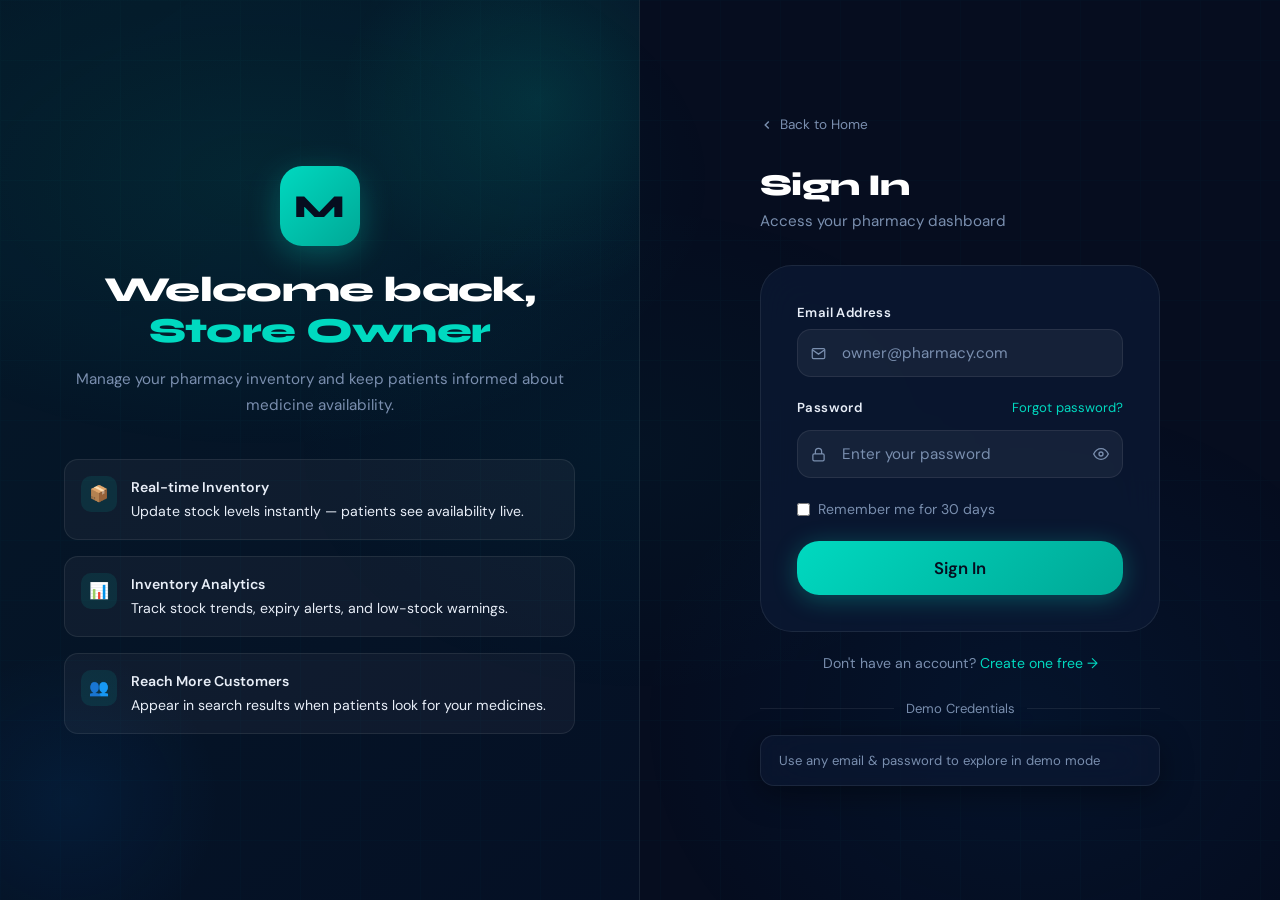
<file: mednear-frontendmain/login.html>
<!DOCTYPE html>
<html lang="en">
<head>
  <meta charset="UTF-8">
  <meta name="viewport" content="width=device-width, initial-scale=1.0">
  <title>Owner Login — MedNear</title>
  <link rel="stylesheet" href="css/style.css">
  <link rel="stylesheet" href="css/animations.css">
  <style>
    .auth-layout {
      min-height: 100vh;
      display: grid;
      grid-template-columns: 1fr 1fr;
      position: relative;
    }
    /* ── Left Panel ─── */
    .auth-panel-left {
      background: linear-gradient(145deg, rgba(0,217,192,0.06) 0%, rgba(0,100,200,0.04) 100%);
      border-right: 1px solid var(--glass-border);
      display: flex; flex-direction: column;
      justify-content: center; align-items: center;
      padding: 60px 10%;
      position: relative; overflow: hidden;
    }
    .panel-orb1 {
      position: absolute; width: 400px; height: 400px; border-radius: 50%;
      background: radial-gradient(circle, rgba(0,217,192,0.12), transparent 70%);
      top: -100px; right: -100px;
      animation: float 7s ease-in-out infinite;
    }
    .panel-orb2 {
      position: absolute; width: 300px; height: 300px; border-radius: 50%;
      background: radial-gradient(circle, rgba(0,100,200,0.1), transparent 70%);
      bottom: -50px; left: -80px;
      animation: float 9s ease-in-out infinite reverse;
    }
    .panel-content { position: relative; z-index: 1; text-align: center; }
    .panel-logo-big {
      width: 80px; height: 80px;
      background: linear-gradient(135deg, var(--teal), var(--teal-dark));
      border-radius: 22px;
      display: flex; align-items: center; justify-content: center;
      font-family: 'Syne', sans-serif; font-weight: 800; font-size: 2rem;
      color: var(--navy); margin: 0 auto 24px;
      box-shadow: 0 8px 32px rgba(0,217,192,0.3);
      animation: float 4s ease-in-out infinite;
    }
    .panel-title {
      font-family: 'Syne', sans-serif;
      font-size: 2.2rem; font-weight: 800; margin-bottom: 16px;
    }
    .panel-sub { color: var(--muted); line-height: 1.7; margin-bottom: 40px; font-size: 0.95rem; }
    .panel-features { display: flex; flex-direction: column; gap: 16px; text-align: left; }
    .panel-feature {
      display: flex; gap: 14px; align-items: flex-start;
      padding: 16px;
      border-radius: var(--radius-md);
      background: var(--glass-bg);
      border: 1px solid var(--glass-border);
    }
    .feature-icon {
      width: 36px; height: 36px; flex-shrink: 0;
      background: rgba(0,217,192,0.1); border-radius: 10px;
      display: flex; align-items: center; justify-content: center;
      font-size: 1rem;
    }
    .feature-text { font-size: 0.88rem; color: var(--off-white); }
    .feature-text strong { display: block; font-weight: 600; margin-bottom: 2px; }

    /* ── Right Panel (Form) ─── */
    .auth-panel-right {
      display: flex; flex-direction: column;
      justify-content: center; align-items: center;
      padding: 60px 8%;
      overflow-y: auto;
    }
    .auth-form-wrap { width: 100%; max-width: 400px; }
    .auth-form-wrap .back-link {
      display: inline-flex; align-items: center; gap: 6px;
      color: var(--muted); font-size: 0.85rem; text-decoration: none;
      margin-bottom: 32px; transition: color 0.2s;
    }
    .auth-form-wrap .back-link:hover { color: var(--teal); }
    .auth-form-title { font-size: 1.9rem; font-weight: 800; margin-bottom: 6px; }
    .auth-form-sub   { color: var(--muted); margin-bottom: 32px; font-size: 0.95rem; }
    .form-card {
      padding: 36px;
      border-radius: var(--radius-xl);
      background: rgba(12,26,53,0.7);
      border: 1px solid var(--glass-border);
      backdrop-filter: blur(20px);
    }
    .form-stack { display: flex; flex-direction: column; gap: 20px; }
    .form-footer-link {
      text-align: center; font-size: 0.88rem; color: var(--muted); margin-top: 20px;
    }
    .form-footer-link a { color: var(--teal); text-decoration: none; }
    .form-footer-link a:hover { text-decoration: underline; }
    .forgot-link { font-size: 0.82rem; color: var(--teal); text-decoration: none; float: right; }
    .forgot-link:hover { text-decoration: underline; }

    @media (max-width: 900px) {
      .auth-layout { grid-template-columns: 1fr; }
      .auth-panel-left { display: none; }
      .auth-panel-right { padding: 40px 5%; }
    }
  </style>
</head>
<body data-page="login">
  <div class="bg-mesh"></div>
  <div class="bg-grid"></div>
  <div id="toast-container"></div>

  <div class="auth-layout">
    <!-- Left Panel -->
    <div class="auth-panel-left">
      <div class="panel-orb1"></div>
      <div class="panel-orb2"></div>
      <div class="panel-content animate-fadeUp">
        <div class="panel-logo-big">M</div>
        <h1 class="panel-title">Welcome back,<br><span class="text-teal">Store Owner</span></h1>
        <p class="panel-sub">Manage your pharmacy inventory and keep patients informed about medicine availability.</p>
        <div class="panel-features">
          <div class="panel-feature">
            <div class="feature-icon">📦</div>
            <div class="feature-text">
              <strong>Real-time Inventory</strong>
              Update stock levels instantly — patients see availability live.
            </div>
          </div>
          <div class="panel-feature">
            <div class="feature-icon">📊</div>
            <div class="feature-text">
              <strong>Inventory Analytics</strong>
              Track stock trends, expiry alerts, and low-stock warnings.
            </div>
          </div>
          <div class="panel-feature">
            <div class="feature-icon">👥</div>
            <div class="feature-text">
              <strong>Reach More Customers</strong>
              Appear in search results when patients look for your medicines.
            </div>
          </div>
        </div>
      </div>
    </div>

    <!-- Right Panel -->
    <div class="auth-panel-right">
      <div class="auth-form-wrap animate-fadeUp">
        <a href="index.html" class="back-link">
          <svg width="14" height="14" viewBox="0 0 24 24" fill="none" stroke="currentColor" stroke-width="2.5">
            <polyline points="15 18 9 12 15 6"/>
          </svg>
          Back to Home
        </a>

        <h2 class="auth-form-title">Sign In</h2>
        <p class="auth-form-sub">Access your pharmacy dashboard</p>

        <div class="form-card">
          <form id="login-form" class="form-stack">
            <div class="form-group">
              <label class="form-label" for="email">Email Address</label>
              <div class="input-group">
                <span class="input-icon">
                  <svg width="15" height="15" viewBox="0 0 24 24" fill="none" stroke="currentColor" stroke-width="2">
                    <path d="M4 4h16c1.1 0 2 .9 2 2v12c0 1.1-.9 2-2 2H4c-1.1 0-2-.9-2-2V6c0-1.1.9-2 2-2z"/>
                    <polyline points="22,6 12,13 2,6"/>
                  </svg>
                </span>
                <input type="email" class="form-control" id="email" placeholder="owner@pharmacy.com" autocomplete="email">
              </div>
              <span class="form-error" id="email-error"></span>
            </div>

            <div class="form-group">
              <div class="flex justify-between items-center" style="margin-bottom:6px">
                <label class="form-label" for="password" style="margin:0">Password</label>
                <a href="#" class="forgot-link">Forgot password?</a>
              </div>
              <div class="input-group suffix">
                <span class="input-icon">
                  <svg width="15" height="15" viewBox="0 0 24 24" fill="none" stroke="currentColor" stroke-width="2">
                    <rect x="3" y="11" width="18" height="11" rx="2" ry="2"/>
                    <path d="M7 11V7a5 5 0 0 1 10 0v4"/>
                  </svg>
                </span>
                <input type="password" class="form-control" id="password" placeholder="Enter your password" autocomplete="current-password">
                <span class="input-suffix" data-toggle-pass="password">
                  <svg width="16" height="16" viewBox="0 0 24 24" fill="none" stroke="currentColor" stroke-width="2">
                    <path d="M1 12s4-8 11-8 11 8 11 8-4 8-11 8-11-8-11-8z"/><circle cx="12" cy="12" r="3"/>
                  </svg>
                </span>
              </div>
              <span class="form-error" id="password-error"></span>
            </div>

            <div class="flex items-center gap-8">
              <input type="checkbox" id="remember" style="accent-color:var(--teal);cursor:pointer">
              <label for="remember" style="font-size:0.88rem;color:var(--muted);cursor:pointer">Remember me for 30 days</label>
            </div>

            <button type="submit" class="btn btn-primary btn-block btn-lg" id="login-btn">
              Sign In
            </button>
          </form>
        </div>

        <div class="form-footer-link">
          Don't have an account? <a href="register.html">Create one free →</a>
        </div>

        <div class="divider mt-24 mb-16">
          <span>Demo Credentials</span>
        </div>
        <div class="glass-card" style="padding:14px 18px;border-radius:var(--radius-md)">
          <div style="font-size:0.82rem;color:var(--muted)">Use any email &amp; password to explore in demo mode</div>
        </div>
      </div>
    </div>
  </div>

  <script src="js/api.js"></script>
  <script src="js/auth.js"></script>
</body>
</html>
</file>
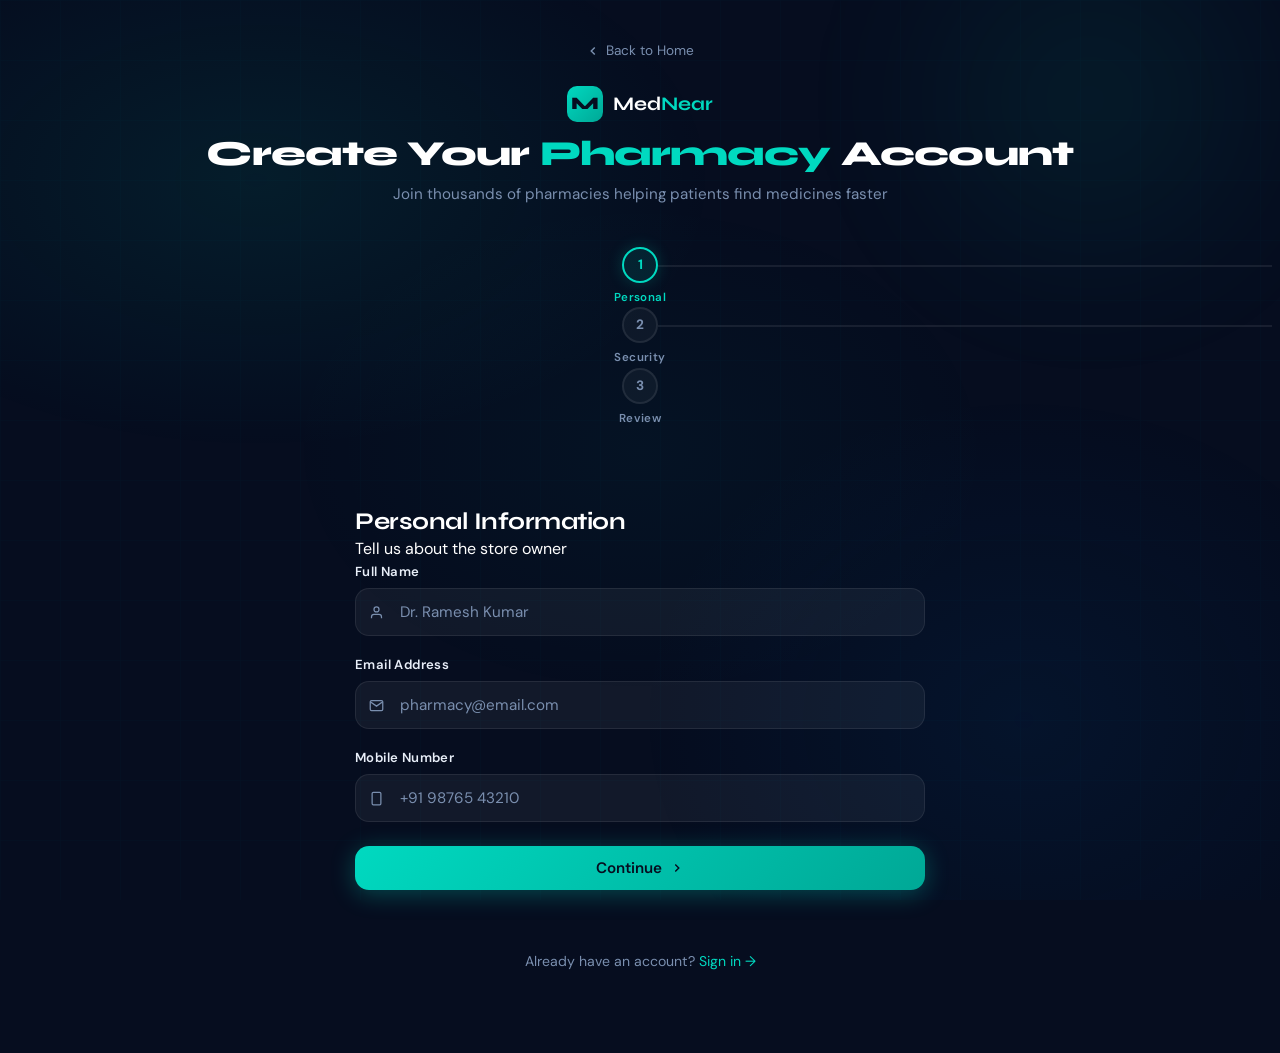
<file: mednear-frontendmain/register.html>
<!DOCTYPE html>
<html lang="en">
<head>
  <meta charset="UTF-8">
  <meta name="viewport" content="width=device-width, initial-scale=1.0">
  <title>Create Account — MedNear</title>
  <link rel="stylesheet" href="css/style.css">
  <link rel="stylesheet" href="css/animations.css">
  <style>
     .register-layout{
      min-height:100vh;
      width:100%;
      max-width:1200px;
      margin:0 auto;

      display:flex;
      flex-direction:column;
      align-items:center;
      justify-content:flex-start;

      padding:40px 20px 80px;
      position:relative;
    }
    .register-header { text-align: center; margin-bottom: 40px; }
    .register-header .back-link {
      display: inline-flex; align-items: center; gap: 6px;
      color: var(--muted); font-size: 0.85rem; text-decoration: none;
      margin-bottom: 24px; transition: color 0.2s;
    }
    .register-header .back-link:hover { color: var(--teal); }
    .register-title { font-size: 2.2rem; font-weight: 800; margin-bottom: 8px; }
    .register-sub   { color: var(--muted); font-size: 0.95rem; }

    /* ── Stepper ─── */
            .stepper{
          width:100%;
          max-width:700px;
          margin-bottom:40px;
        }

    .step-item {
      display: flex; flex-direction: column; align-items: center; gap: 6px;
      flex: 1;
      position: relative;
    }
    .step-item:not(:last-child)::after {
      content: '';
      position: absolute; top: 18px; left: calc(50% + 18px);
      width: calc(100% - 36px); height: 2px;
      background: var(--glass-border);
      transition: background 0.4s;
    }
    .step-item.done::after { background: var(--teal); }
    .step-dot {
      width: 36px; height: 36px;
      border-radius: 50%;
      background: var(--glass-bg);
      border: 2px solid var(--glass-border);
      display: flex; align-items: center; justify-content: center;
      font-size: 0.85rem; font-weight: 700; color: var(--muted);
      transition: all 0.35s;
      position: relative; z-index: 1;
    }
    .step-dot.active { border-color: var(--teal); color: var(--teal); background: rgba(0,217,192,0.1); box-shadow: 0 0 16px rgba(0,217,192,0.2); }
    .step-dot.done   { border-color: var(--teal); background: var(--teal); color: var(--navy); }
    .step-label { font-size: 0.72rem; font-weight: 600; color: var(--muted); text-align: center; letter-spacing: 0.04em; }
    .step-label.active { color: var(--teal); }

    /* ── Form Card ─── */
    /*.register-form-card {
      width: 100%; max-width: 520px;
      padding: 40px;
      border-radius: var(--radius-xl);
      background: rgba(12,26,53,0.7);
      border: 1px solid var(--glass-border);
      backdrop-filter: blur(24px);
    }*/
        .register-form-card {
      width:100%;
      max-width:700px;
      padding:40px;
        }

    /* ── Steps ─── */
    .form-step { display: none; animation: fadeUp 0.35s ease both; }
    .form-step.active { display: block; }
    .step-title{
      font-size:1.5rem;
        }
    .step-subtitle{
     font-size:1rem;
      }
    .form-stack { display: flex; flex-direction: column; gap: 18px; }
    .step-nav { display: flex; gap: 12px; margin-top: 24px; }

    /* ── Password Strength ─── */
    .strength-track {
      height: 4px; background: rgba(255,255,255,0.08);
      border-radius: 2px; margin-top: 8px; overflow: hidden;
    }
    #strength-meter {
      height: 100%; width: 0; border-radius: 2px;
      transition: width 0.4s, background 0.4s;
    }
    .strength-meta {
      display: flex; justify-content: space-between;
      font-size: 0.75rem; margin-top: 4px;
    }
    #strength-label { font-weight: 600; }

    /* ── Terms ─── */
    .terms-box {
      display: flex; align-items: flex-start; gap: 10px;
      padding: 14px; border-radius: var(--radius-md);
      background: var(--glass-bg); border: 1px solid var(--glass-border);
    }
    .terms-box input { margin-top: 2px; accent-color: var(--teal); cursor: pointer; flex-shrink: 0; }
    .terms-box label { font-size: 0.85rem; color: var(--muted); line-height: 1.5; cursor: pointer; }
    .terms-box label a { color: var(--teal); text-decoration: none; }

    /* ── Success State ─── */
    .success-state { display: none; text-align: center; padding: 20px 0; }
    .success-state.show { display: block; animation: scaleIn 0.5s ease both; }
    .success-icon {
      width: 80px; height: 80px; border-radius: 50%;
      background: linear-gradient(135deg, rgba(0,217,192,0.2), rgba(0,168,150,0.1));
      border: 2px solid var(--teal);
      display: flex; align-items: center; justify-content: center;
      font-size: 2rem; margin: 0 auto 20px;
      box-shadow: 0 0 40px rgba(0,217,192,0.2);
    }

    /* ── Info Cards (Step 3 summary) ─── */
    .review-card {
      padding: 14px 16px; margin-bottom: 12px;
      border-radius: var(--radius-md);
      background: var(--glass-bg);
      border: 1px solid var(--glass-border);
    }
    .review-item { display: flex; justify-content: space-between; padding: 6px 0; font-size: 0.88rem; }
    .review-item:not(:last-child) { border-bottom: 1px solid rgba(255,255,255,0.04); }
    .review-key   { color: var(--muted); }
    .review-value { font-weight: 500; }

    .form-footer-text {
      text-align: center; margin-top: 20px; font-size: 0.88rem; color: var(--muted);
    }
    .form-footer-text a { color: var(--teal); text-decoration: none; }
    .form-footer-text a:hover { text-decoration: underline; }

    @media (max-width: 600px) {
      .register-form-card { padding: 28px 20px; }
      .step-label { display: none; }
    }
    /*registration layout*/
    /* ===== Register Page Layout Fix ===== */

.register-layout{
  width:100%;
  max-width:1200px;
  margin:0 auto;
  padding:40px 20px 80px;

  display:flex;
  flex-direction:column;
  align-items:center;
}

/* make form wider */
.register-form-card{
  width:100%;
  max-width:650px;
}

/* stepper width */
.stepper{
  width:100%;
  max-width:650px;
}

  </style>
</head>
<body data-page="register">
  <div class="bg-mesh"></div>
  <div class="bg-grid"></div>
  <div id="toast-container"></div>

  <div class="register-layout">
    <div class="orb orb-teal" style="width:500px;height:400px;top:-100px;right:-100px;opacity:0.4;pointer-events:none"></div>

    <!-- Header -->
    <div class="register-header animate-fadeDown">
      <a href="index.html" class="back-link">
        <svg width="14" height="14" viewBox="0 0 24 24" fill="none" stroke="currentColor" stroke-width="2.5">
          <polyline points="15 18 9 12 15 6"/>
        </svg>
        Back to Home
      </a>
      <div style="display:flex;align-items:center;gap:10px;justify-content:center;margin-bottom:12px">
        <div class="nav-logo">M</div>
        <span class="nav-name">Med<span>Near</span></span>
      </div>
      <h1 class="register-title">Create Your <span class="text-teal">Pharmacy</span> Account</h1>
      <p class="register-sub">Join thousands of pharmacies helping patients find medicines faster</p>
    </div>

    <!-- Stepper -->
    <div class="stepper animate-fadeUp">
      <div class="step-item">
        <div class="step-dot active" id="dot-1">1</div>
        <span class="step-label active" id="lbl-1">Personal</span>
      </div>
      <div class="step-item">
        <div class="step-dot" id="dot-2">2</div>
        <span class="step-label" id="lbl-2">Security</span>
      </div>
      <div class="step-item">
        <div class="step-dot" id="dot-3">3</div>
        <span class="step-label" id="lbl-3">Review</span>
      </div>
    </div>

    <!-- Form Card -->
    <div class="register-form-card animate-scaleIn" style="animation-delay:0.1s">
      <form id="register-form">
        <!-- Step 1: Personal Info -->
        <div class="form-step active" data-step="1">
          <h3 class="step-title">Personal Information</h3>
          <p class="step-subtitle">Tell us about the store owner</p>
          <div class="form-stack">
            <div class="form-group">
              <label class="form-label" for="full-name">Full Name</label>
              <div class="input-group">
                <span class="input-icon">
                  <svg width="15" height="15" viewBox="0 0 24 24" fill="none" stroke="currentColor" stroke-width="2">
                    <path d="M20 21v-2a4 4 0 0 0-4-4H8a4 4 0 0 0-4 4v2"/><circle cx="12" cy="7" r="4"/>
                  </svg>
                </span>
                <input type="text" class="form-control" id="full-name" placeholder="Dr. Ramesh Kumar">
              </div>
              <span class="form-error" id="name-error"></span>
            </div>

            <div class="form-group">
              <label class="form-label" for="reg-email">Email Address</label>
              <div class="input-group">
                <span class="input-icon">
                  <svg width="15" height="15" viewBox="0 0 24 24" fill="none" stroke="currentColor" stroke-width="2">
                    <path d="M4 4h16c1.1 0 2 .9 2 2v12c0 1.1-.9 2-2 2H4c-1.1 0-2-.9-2-2V6c0-1.1.9-2 2-2z"/>
                    <polyline points="22,6 12,13 2,6"/>
                  </svg>
                </span>
                <input type="email" class="form-control" id="reg-email" placeholder="pharmacy@email.com">
              </div>
              <span class="form-error" id="reg-email-error"></span>
            </div>

            <div class="form-group">
              <label class="form-label" for="phone">Mobile Number</label>
              <div class="input-group">
                <span class="input-icon">
                  <svg width="15" height="15" viewBox="0 0 24 24" fill="none" stroke="currentColor" stroke-width="2">
                    <rect x="5" y="2" width="14" height="20" rx="2" ry="2"/>
                    <line x1="12" y1="18" x2="12.01" y2="18"/>
                  </svg>
                </span>
                <input type="tel" class="form-control" id="phone" placeholder="+91 98765 43210">
              </div>
              <span class="form-error" id="phone-error"></span>
            </div>
          </div>
          <div class="step-nav">
            <button type="button" class="btn btn-primary btn-block" data-next-step>
              Continue
              <svg width="14" height="14" viewBox="0 0 24 24" fill="none" stroke="currentColor" stroke-width="2.5">
                <polyline points="9 18 15 12 9 6"/>
              </svg>
            </button>
          </div>
        </div>

        <!-- Step 2: Security -->
        <div class="form-step" data-step="2">
          <h3 class="step-title">Create Password</h3>
          <p class="step-subtitle">Choose a strong password to protect your account</p>
          <div class="form-stack">
            <div class="form-group">
              <label class="form-label" for="reg-password">Password</label>
              <div class="input-group suffix">
                <span class="input-icon">
                  <svg width="15" height="15" viewBox="0 0 24 24" fill="none" stroke="currentColor" stroke-width="2">
                    <rect x="3" y="11" width="18" height="11" rx="2" ry="2"/><path d="M7 11V7a5 5 0 0 1 10 0v4"/>
                  </svg>
                </span>
                <input type="password" class="form-control" id="reg-password" placeholder="Minimum 8 characters">
                <span class="input-suffix" data-toggle-pass="reg-password">
                  <svg width="16" height="16" viewBox="0 0 24 24" fill="none" stroke="currentColor" stroke-width="2">
                    <path d="M1 12s4-8 11-8 11 8 11 8-4 8-11 8-11-8-11-8z"/><circle cx="12" cy="12" r="3"/>
                  </svg>
                </span>
              </div>
              <div class="strength-track"><div id="strength-meter"></div></div>
              <div class="strength-meta">
                <span class="form-hint">Use uppercase, numbers &amp; symbols</span>
                <span id="strength-label"></span>
              </div>
              <span class="form-error" id="pass-error"></span>
            </div>

            <div class="form-group">
              <label class="form-label" for="confirm-password">Confirm Password</label>
              <div class="input-group suffix">
                <span class="input-icon">
                  <svg width="15" height="15" viewBox="0 0 24 24" fill="none" stroke="currentColor" stroke-width="2">
                    <path d="M12 22s8-4 8-10V5l-8-3-8 3v7c0 6 8 10 8 10z"/>
                  </svg>
                </span>
                <input type="password" class="form-control" id="confirm-password" placeholder="Repeat your password">
                <span class="input-suffix" data-toggle-pass="confirm-password">
                  <svg width="16" height="16" viewBox="0 0 24 24" fill="none" stroke="currentColor" stroke-width="2">
                    <path d="M1 12s4-8 11-8 11 8 11 8-4 8-11 8-11-8-11-8z"/><circle cx="12" cy="12" r="3"/>
                  </svg>
                </span>
              </div>
              <span class="form-error" id="pass2-error"></span>
            </div>
          </div>
          <div class="step-nav">
            <button type="button" class="btn btn-ghost" data-prev-step style="min-width:110px">
              <svg width="14" height="14" viewBox="0 0 24 24" fill="none" stroke="currentColor" stroke-width="2.5">
                <polyline points="15 18 9 12 15 6"/>
              </svg>
              Back
            </button>
            <button type="button" class="btn btn-primary" style="flex:1" data-next-step>
              Review Details
              <svg width="14" height="14" viewBox="0 0 24 24" fill="none" stroke="currentColor" stroke-width="2.5">
                <polyline points="9 18 15 12 9 6"/>
              </svg>
            </button>
          </div>
        </div>

        <!-- Step 3: Review & Submit -->
        <div class="form-step" data-step="3">
          <h3 class="step-title">Review &amp; Confirm</h3>
          <p class="step-subtitle">Check your details before creating the account</p>

          <div class="review-card">
            <div class="review-item">
              <span class="review-key">Full Name</span>
              <span class="review-value" id="rev-name">—</span>
            </div>
            <div class="review-item">
              <span class="review-key">Email</span>
              <span class="review-value" id="rev-email">—</span>
            </div>
            <div class="review-item">
              <span class="review-key">Phone</span>
              <span class="review-value" id="rev-phone">—</span>
            </div>
            <div class="review-item">
              <span class="review-key">Account Type</span>
              <span class="review-value text-teal">Pharmacy Owner</span>
            </div>
          </div>

          <div class="terms-box">
            <input type="checkbox" id="terms-checkbox">
            <label for="terms-checkbox">
              I agree to MedNear's <a href="#">Terms of Service</a> and <a href="#">Privacy Policy</a>.
              I confirm that all provided information is accurate.
            </label>
          </div>

          <div class="step-nav" style="margin-top:20px">
            <button type="button" class="btn btn-ghost" data-prev-step style="min-width:110px">
              <svg width="14" height="14" viewBox="0 0 24 24" fill="none" stroke="currentColor" stroke-width="2.5">
                <polyline points="15 18 9 12 15 6"/>
              </svg>
              Back
            </button>
            <button type="submit" class="btn btn-primary" style="flex:1" id="register-btn">
              Create Account
            </button>
          </div>
        </div>
      </form>
    </div>

    <div class="form-footer-text animate-fadeUp delay-3">
      Already have an account? <a href="login.html">Sign in →</a>
    </div>
  </div>

  <script src="js/api.js"></script>
  <script src="js/auth.js"></script>
  <script>
    // Populate review step on step change
    document.querySelectorAll('[data-next-step]').forEach(btn => {
      btn.addEventListener('click', () => {
        const n = document.getElementById('rev-name');
        const e = document.getElementById('rev-email');
        const p = document.getElementById('rev-phone');
        if (n) n.textContent = document.getElementById('full-name')?.value || '—';
        if (e) e.textContent = document.getElementById('reg-email')?.value || '—';
        if (p) p.textContent = document.getElementById('phone')?.value || '—';
      });
    });
  </script>
</body>
</html>
</file>
<file: mednear-frontendmain/css/style.css>
/* ============================================================
   MedNear — Global Styles
   Aesthetic: Clinical Luxury — deep navy + electric teal + white
   Font: Clash Display (headings) + DM Sans (body)
   ============================================================ */

@import url('https://fonts.googleapis.com/css2?family=DM+Sans:ital,opsz,wght@0,9..40,300;0,9..40,400;0,9..40,500;0,9..40,600;0,9..40,700;1,9..40,400&family=Syne:wght@400;600;700;800&display=swap');

/* ── Variables ─────────────────────────────────────────────── */
:root {
  --navy:        #060D1F;
  --navy-mid:    #0C1A35;
  --navy-light:  #112244;
  --teal:        #00D9C0;
  --teal-dark:   #00A896;
  --teal-glow:   rgba(0, 217, 192, 0.18);
  --teal-glow2:  rgba(0, 217, 192, 0.06);
  --white:       #FFFFFF;
  --off-white:   #E8EEF8;
  --muted:       #7A8FAF;
  --danger:      #FF4D6D;
  --warning:     #FFB84D;
  --success:     #00D9A0;
  --glass-bg:    rgba(255,255,255,0.04);
  --glass-border:rgba(255,255,255,0.08);
  --glass-hover: rgba(255,255,255,0.07);
  --shadow-teal: 0 0 40px rgba(0,217,192,0.15);
  --shadow-card: 0 8px 32px rgba(0,0,0,0.4);
  --radius-sm:   8px;
  --radius-md:   14px;
  --radius-lg:   22px;
  --radius-xl:   32px;
  --transition:  all 0.28s cubic-bezier(0.4, 0, 0.2, 1);
}

/* ── Reset ──────────────────────────────────────────────────── */
*, *::before, *::after { box-sizing: border-box; margin: 0; padding: 0; }
html { scroll-behavior: smooth; }
body {
  font-family: 'DM Sans', sans-serif;
  background: var(--navy);
  color: var(--white);
  min-height: 100vh;
  line-height: 1.6;
  -webkit-font-smoothing: antialiased;
}

/* ── Background Mesh ────────────────────────────────────────── */
.bg-mesh {
  position: fixed; inset: 0; z-index: 0; pointer-events: none;
  background:
    radial-gradient(ellipse 60% 50% at 20% 20%, rgba(0,217,192,0.08) 0%, transparent 60%),
    radial-gradient(ellipse 50% 60% at 80% 80%, rgba(0,100,200,0.08) 0%, transparent 60%),
    radial-gradient(ellipse 40% 40% at 50% 50%, rgba(0,217,192,0.03) 0%, transparent 70%);
}

/* ── Grid Overlay ───────────────────────────────────────────── */
.bg-grid {
  position: fixed; inset: 0; z-index: 0; pointer-events: none; opacity: 0.025;
  background-image:
    linear-gradient(rgba(0,217,192,0.8) 1px, transparent 1px),
    linear-gradient(90deg, rgba(0,217,192,0.8) 1px, transparent 1px);
  background-size: 60px 60px;
}

/* ── Typography ─────────────────────────────────────────────── */
h1,h2,h3,h4,h5,h6 {
  font-family: 'Syne', sans-serif;
  font-weight: 700;
  line-height: 1.15;
  letter-spacing: -0.02em;
}
.display-title {
  font-size: clamp(2.8rem, 7vw, 5.5rem);
  font-weight: 800;
  line-height: 1.05;
}
.section-title { font-size: clamp(1.6rem, 3vw, 2.4rem); font-weight: 700; }
.label {
  font-size: 0.72rem;
  font-weight: 600;
  letter-spacing: 0.12em;
  text-transform: uppercase;
  color: var(--teal);
}

/* ── Glass Card ─────────────────────────────────────────────── */
.glass {
  background: var(--glass-bg);
  border: 1px solid var(--glass-border);
  backdrop-filter: blur(20px);
  -webkit-backdrop-filter: blur(20px);
}
.glass-card {
  background: rgba(12, 26, 53, 0.6);
  border: 1px solid var(--glass-border);
  backdrop-filter: blur(24px);
  -webkit-backdrop-filter: blur(24px);
  border-radius: var(--radius-lg);
  box-shadow: var(--shadow-card);
}
.glass-card:hover {
  border-color: rgba(0,217,192,0.2);
  box-shadow: var(--shadow-card), 0 0 0 1px rgba(0,217,192,0.1);
}

/* ── Buttons ─────────────────────────────────────────────────── */
.btn {
  display: inline-flex;
  align-items: center;
  gap: 8px;
  padding: 12px 28px;
  border-radius: var(--radius-md);
  font-family: 'DM Sans', sans-serif;
  font-size: 0.95rem;
  font-weight: 600;
  cursor: pointer;
  border: none;
  transition: var(--transition);
  text-decoration: none;
  white-space: nowrap;
  position: relative;
  overflow: hidden;
}
.btn::after {
  content: '';
  position: absolute;
  inset: 0;
  background: rgba(255,255,255,0);
  transition: background 0.2s;
}
.btn:hover::after { background: rgba(255,255,255,0.06); }
.btn:active { transform: scale(0.98); }

.btn-primary {
  background: linear-gradient(135deg, var(--teal) 0%, var(--teal-dark) 100%);
  color: var(--navy);
  box-shadow: 0 4px 24px rgba(0,217,192,0.3);
}
.btn-primary:hover { box-shadow: 0 6px 32px rgba(0,217,192,0.45); transform: translateY(-1px); }

.btn-outline {
  background: transparent;
  color: var(--teal);
  border: 1.5px solid rgba(0,217,192,0.4);
}
.btn-outline:hover { background: var(--teal-glow); border-color: var(--teal); }

.btn-ghost {
  background: transparent;
  color: var(--off-white);
  border: 1.5px solid var(--glass-border);
}
.btn-ghost:hover { background: var(--glass-hover); border-color: rgba(255,255,255,0.15); }

.btn-danger {
  background: linear-gradient(135deg, var(--danger) 0%, #C2185B 100%);
  color: white;
}
.btn-sm { padding: 8px 18px; font-size: 0.85rem; border-radius: var(--radius-sm); }
.btn-lg { padding: 16px 40px; font-size: 1.05rem; border-radius: var(--radius-lg); }
.btn-block { width: 100%; justify-content: center; }
.btn-icon { padding: 10px; width: 42px; height: 42px; border-radius: var(--radius-sm); }

/* ── Form Elements ───────────────────────────────────────────── */
.form-group { display: flex; flex-direction: column; gap: 6px; }
.form-label {
  font-size: 0.82rem;
  font-weight: 600;
  color: var(--off-white);
  letter-spacing: 0.03em;
}
.form-control {
  width: 100%;
  padding: 13px 16px;
  background: rgba(255,255,255,0.05);
  border: 1.5px solid var(--glass-border);
  border-radius: var(--radius-md);
  color: var(--white);
  font-family: 'DM Sans', sans-serif;
  font-size: 0.95rem;
  transition: var(--transition);
  outline: none;
}
.form-control::placeholder { color: var(--muted); }
.form-control:focus {
  border-color: var(--teal);
  background: rgba(0,217,192,0.05);
  box-shadow: 0 0 0 3px rgba(0,217,192,0.1);
}
.form-control.error { border-color: var(--danger); }
.form-hint { font-size: 0.78rem; color: var(--muted); }
.form-error { font-size: 0.78rem; color: var(--danger); display: none; }
.form-error.show { display: block; }
select.form-control option { background: var(--navy-mid); color: var(--white); }

.input-group { position: relative; display: flex; align-items: center; }
.input-group .form-control { padding-left: 44px; }
.input-group .input-icon {
  position: absolute; left: 14px;
  color: var(--muted); pointer-events: none;
  display: flex; align-items: center;
}
.input-group.suffix .form-control { padding-right: 44px; }
.input-group .input-suffix {
  position: absolute; right: 14px;
  color: var(--muted); cursor: pointer;
  display: flex; align-items: center;
  transition: color 0.2s;
}
.input-group .input-suffix:hover { color: var(--teal); }

/* ── Navbar ──────────────────────────────────────────────────── */
.navbar {
  position: fixed; top: 0; left: 0; right: 0; z-index: 100;
  padding: 0 5%;
  height: 68px;
  display: flex; align-items: center; justify-content: space-between;
  background: rgba(6,13,31,0.85);
  backdrop-filter: blur(24px);
  -webkit-backdrop-filter: blur(24px);
  border-bottom: 1px solid var(--glass-border);
  transition: var(--transition);
}
.navbar.scrolled { box-shadow: 0 4px 40px rgba(0,0,0,0.4); }
.nav-brand {
  display: flex; align-items: center; gap: 10px;
  text-decoration: none;
}
.nav-logo {
  width: 36px; height: 36px;
  background: linear-gradient(135deg, var(--teal), var(--teal-dark));
  border-radius: 10px;
  display: flex; align-items: center; justify-content: center;
  font-family: 'Syne', sans-serif;
  font-weight: 800; font-size: 1.1rem;
  color: var(--navy);
}
.nav-name {
  font-family: 'Syne', sans-serif;
  font-weight: 700; font-size: 1.2rem; color: var(--white);
}
.nav-name span { color: var(--teal); }
.nav-links { display: flex; align-items: center; gap: 8px; }
.nav-link {
  padding: 8px 16px;
  border-radius: var(--radius-sm);
  color: var(--muted);
  font-size: 0.9rem;
  font-weight: 500;
  text-decoration: none;
  transition: var(--transition);
}
.nav-link:hover { color: var(--white); background: var(--glass-hover); }
.nav-link.active { color: var(--teal); }

/* ── Badge / Tag ─────────────────────────────────────────────── */
.badge {
  display: inline-flex; align-items: center; gap: 5px;
  padding: 4px 12px;
  border-radius: 100px;
  font-size: 0.75rem;
  font-weight: 600;
}
.badge-teal  { background: rgba(0,217,192,0.15); color: var(--teal); border: 1px solid rgba(0,217,192,0.25); }
.badge-green { background: rgba(0,220,130,0.12); color: #00DC82; border: 1px solid rgba(0,220,130,0.2); }
.badge-red   { background: rgba(255,77,109,0.12); color: var(--danger); border: 1px solid rgba(255,77,109,0.2); }
.badge-warn  { background: rgba(255,184,77,0.12); color: var(--warning); border: 1px solid rgba(255,184,77,0.2); }

/* ── Toast ───────────────────────────────────────────────────── */
#toast-container {
  position: fixed; top: 80px; right: 24px; z-index: 9999;
  display: flex; flex-direction: column; gap: 10px;
  pointer-events: none;
}
.toast {
  min-width: 280px; max-width: 380px;
  padding: 14px 18px;
  border-radius: var(--radius-md);
  background: var(--navy-mid);
  border: 1px solid var(--glass-border);
  backdrop-filter: blur(20px);
  box-shadow: 0 8px 32px rgba(0,0,0,0.4);
  display: flex; align-items: center; gap: 12px;
  pointer-events: all;
  animation: toastIn 0.35s cubic-bezier(0.4,0,0.2,1) forwards;
}
.toast.hide { animation: toastOut 0.3s ease forwards; }
.toast-icon { font-size: 1.1rem; flex-shrink: 0; }
.toast-msg { font-size: 0.88rem; font-weight: 500; flex: 1; }
.toast.success { border-color: rgba(0,217,192,0.3); }
.toast.success .toast-icon { color: var(--teal); }
.toast.error   { border-color: rgba(255,77,109,0.3); }
.toast.error   .toast-icon { color: var(--danger); }
.toast.warning { border-color: rgba(255,184,77,0.3); }
.toast.warning .toast-icon { color: var(--warning); }

/* ── Loading Spinner ─────────────────────────────────────────── */
.spinner {
  width: 20px; height: 20px;
  border: 2.5px solid rgba(255,255,255,0.15);
  border-top-color: var(--teal);
  border-radius: 50%;
  animation: spin 0.75s linear infinite;
  display: inline-block;
}
.spinner-lg { width: 48px; height: 48px; border-width: 4px; }

/* ── Overlay Loader ──────────────────────────────────────────── */
#page-loader {
  position: fixed; inset: 0; z-index: 9000;
  background: var(--navy);
  display: flex; flex-direction: column;
  align-items: center; justify-content: center;
  gap: 20px;
  transition: opacity 0.4s, visibility 0.4s;
}
#page-loader.hidden { opacity: 0; visibility: hidden; }
#page-loader .loader-logo {
  font-family: 'Syne', sans-serif;
  font-size: 2rem; font-weight: 800; color: var(--teal);
}

/* ── Divider ─────────────────────────────────────────────────── */
.divider {
  display: flex; align-items: center; gap: 12px;
  color: var(--muted); font-size: 0.82rem;
}
.divider::before, .divider::after {
  content: ''; flex: 1;
  height: 1px; background: var(--glass-border);
}

/* ── Stat Card ───────────────────────────────────────────────── */
.stat-card {
  padding: 20px 24px;
  border-radius: var(--radius-md);
  background: rgba(12,26,53,0.7);
  border: 1px solid var(--glass-border);
  position: relative; overflow: hidden;
}
.stat-card::before {
  content: ''; position: absolute;
  top: 0; left: 0; right: 0; height: 2px;
  background: linear-gradient(90deg, var(--teal), transparent);
}
.stat-value {
  font-family: 'Syne', sans-serif;
  font-size: 2rem; font-weight: 800; color: var(--white);
}
.stat-label { font-size: 0.8rem; color: var(--muted); margin-top: 4px; }
.stat-icon {
  position: absolute; top: 16px; right: 16px;
  font-size: 1.6rem; opacity: 0.15;
}

/* ── Table ───────────────────────────────────────────────────── */
.table-wrapper {
  overflow-x: auto;
  border-radius: var(--radius-md);
  border: 1px solid var(--glass-border);
}
table { width: 100%; border-collapse: collapse; }
thead th {
  padding: 14px 16px;
  text-align: left;
  font-size: 0.75rem;
  font-weight: 600;
  letter-spacing: 0.1em;
  text-transform: uppercase;
  color: var(--muted);
  background: rgba(255,255,255,0.02);
  border-bottom: 1px solid var(--glass-border);
}
tbody td {
  padding: 14px 16px;
  font-size: 0.9rem;
  border-bottom: 1px solid rgba(255,255,255,0.04);
  vertical-align: middle;
}
tbody tr:last-child td { border-bottom: none; }
tbody tr { transition: background 0.18s; }
tbody tr:hover { background: rgba(0,217,192,0.03); }

/* ── Modal ───────────────────────────────────────────────────── */
.modal-overlay {
  position: fixed; inset: 0; z-index: 500;
  background: rgba(6,13,31,0.85);
  backdrop-filter: blur(8px);
  display: flex; align-items: center; justify-content: center;
  padding: 24px;
  opacity: 0; visibility: hidden; transition: var(--transition);
}
.modal-overlay.open { opacity: 1; visibility: visible; }
.modal {
  background: var(--navy-mid);
  border: 1px solid var(--glass-border);
  border-radius: var(--radius-xl);
  width: 100%; max-width: 520px;
  max-height: 90vh; overflow-y: auto;
  box-shadow: 0 24px 80px rgba(0,0,0,0.6), var(--shadow-teal);
  transform: translateY(20px) scale(0.97);
  transition: var(--transition);
}
.modal-overlay.open .modal { transform: translateY(0) scale(1); }
.modal-header {
  display: flex; align-items: center; justify-content: space-between;
  padding: 24px 28px 0;
}
.modal-title { font-size: 1.3rem; font-weight: 700; }
.modal-close {
  width: 36px; height: 36px;
  border-radius: var(--radius-sm);
  background: var(--glass-hover);
  border: 1px solid var(--glass-border);
  cursor: pointer; color: var(--muted);
  display: flex; align-items: center; justify-content: center;
  transition: var(--transition); font-size: 1.1rem;
}
.modal-close:hover { color: var(--white); background: rgba(255,77,109,0.15); border-color: var(--danger); }
.modal-body { padding: 20px 28px 28px; }

/* ── Availability Pill ───────────────────────────────────────── */
.avail-dot {
  width: 8px; height: 8px; border-radius: 50%;
  display: inline-block; margin-right: 6px;
}
.avail-dot.in  { background: var(--success); box-shadow: 0 0 6px var(--success); }
.avail-dot.out { background: var(--danger); }
.avail-dot.low { background: var(--warning); box-shadow: 0 0 6px var(--warning); }

/* ── Pharmacy Result Card ────────────────────────────────────── */
.pharmacy-card {
  padding: 20px 24px;
  border-radius: var(--radius-lg);
  background: rgba(12,26,53,0.7);
  border: 1px solid var(--glass-border);
  display: grid;
  grid-template-columns: 1fr auto;
  align-items: start; gap: 16px;
  transition: var(--transition);
  cursor: pointer;
}
.pharmacy-card:hover {
  border-color: rgba(0,217,192,0.3);
  background: rgba(0,217,192,0.04);
  transform: translateY(-2px);
  box-shadow: 0 12px 32px rgba(0,0,0,0.3);
}
.pharmacy-name { font-weight: 700; font-size: 1.05rem; margin-bottom: 4px; }
.pharmacy-address { font-size: 0.85rem; color: var(--muted); margin-bottom: 10px; }
.pharmacy-meta { display: flex; gap: 16px; flex-wrap: wrap; }
.pharmacy-meta-item { font-size: 0.82rem; color: var(--muted); display: flex; align-items: center; gap: 5px; }
.pharmacy-meta-item svg { color: var(--teal); flex-shrink: 0; }

/* ── Scrollbar ───────────────────────────────────────────────── */
::-webkit-scrollbar { width: 6px; height: 6px; }
::-webkit-scrollbar-track { background: transparent; }
::-webkit-scrollbar-thumb { background: rgba(255,255,255,0.1); border-radius: 3px; }
::-webkit-scrollbar-thumb:hover { background: rgba(0,217,192,0.3); }

/* ── Utilities ───────────────────────────────────────────────── */
.flex { display: flex; }
.flex-col { display: flex; flex-direction: column; }
.items-center { align-items: center; }
.justify-between { justify-content: space-between; }
.gap-4 { gap: 4px; } .gap-8 { gap: 8px; } .gap-12 { gap: 12px; }
.gap-16 { gap: 16px; } .gap-24 { gap: 24px; }
.mt-4  { margin-top: 4px; }  .mt-8  { margin-top: 8px; }
.mt-12 { margin-top: 12px; } .mt-16 { margin-top: 16px; }
.mt-24 { margin-top: 24px; } .mt-32 { margin-top: 32px; }
.mb-4  { margin-bottom: 4px; }  .mb-8  { margin-bottom: 8px; }
.mb-16 { margin-bottom: 16px; } .mb-24 { margin-bottom: 24px; }
.text-teal   { color: var(--teal); }
.text-muted  { color: var(--muted); }
.text-danger { color: var(--danger); }
.text-sm     { font-size: 0.85rem; }
.text-xs     { font-size: 0.75rem; }
.font-bold   { font-weight: 700; }
.text-center { text-align: center; }
.w-full { width: 100%; }
.hidden { display: none !important; }
.grid-2 { display: grid; grid-template-columns: 1fr 1fr; gap: 16px; }
.grid-3 { display: grid; grid-template-columns: repeat(3, 1fr); gap: 16px; }
.grid-4 { display: grid; grid-template-columns: repeat(4, 1fr); gap: 16px; }

@media (max-width: 768px) {
  .grid-2, .grid-3, .grid-4 { grid-template-columns: 1fr; }
  .navbar { padding: 0 4%; }
  #toast-container { right: 12px; left: 12px; }
}
/*registration page */
</file>
<file: mednear-frontendmain/css/animations.css>
/* ============================================================
   MedNear — Animations
   ============================================================ */

/* ── Keyframes ───────────────────────────────────────────────── */
@keyframes spin {
  to { transform: rotate(360deg); }
}

@keyframes pulse {
  0%, 100% { opacity: 1; }
  50% { opacity: 0.5; }
}

@keyframes fadeIn {
  from { opacity: 0; }
  to   { opacity: 1; }
}

@keyframes fadeUp {
  from { opacity: 0; transform: translateY(24px); }
  to   { opacity: 1; transform: translateY(0); }
}

@keyframes fadeDown {
  from { opacity: 0; transform: translateY(-16px); }
  to   { opacity: 1; transform: translateY(0); }
}

@keyframes scaleIn {
  from { opacity: 0; transform: scale(0.92); }
  to   { opacity: 1; transform: scale(1); }
}

@keyframes slideInRight {
  from { opacity: 0; transform: translateX(40px); }
  to   { opacity: 1; transform: translateX(0); }
}

@keyframes slideInLeft {
  from { opacity: 0; transform: translateX(-40px); }
  to   { opacity: 1; transform: translateX(0); }
}

@keyframes toastIn {
  from { opacity: 0; transform: translateX(30px); }
  to   { opacity: 1; transform: translateX(0); }
}

@keyframes toastOut {
  from { opacity: 1; transform: translateX(0); }
  to   { opacity: 0; transform: translateX(30px); }
}

@keyframes glowPulse {
  0%, 100% { box-shadow: 0 0 20px rgba(0,217,192,0.2); }
  50%       { box-shadow: 0 0 40px rgba(0,217,192,0.45); }
}

@keyframes float {
  0%, 100% { transform: translateY(0); }
  50%       { transform: translateY(-10px); }
}

@keyframes shimmer {
  0%   { background-position: -200% 0; }
  100% { background-position:  200% 0; }
}

@keyframes drawLine {
  from { width: 0; }
  to   { width: 100%; }
}

@keyframes crosshair {
  0%    { transform: scale(0.6); opacity: 0; }
  50%   { transform: scale(1.1); opacity: 1; }
  100%  { transform: scale(1); opacity: 1; }
}

@keyframes ping {
  0%   { transform: scale(1); opacity: 0.8; }
  80%, 100% { transform: scale(2); opacity: 0; }
}

@keyframes waveRipple {
  0%   { transform: scale(0.8); opacity: 0.6; }
  100% { transform: scale(2.4); opacity: 0; }
}

@keyframes counterUp {
  from { opacity: 0; transform: translateY(8px); }
  to   { opacity: 1; transform: translateY(0); }
}

@keyframes borderScan {
  0%   { background-position: 0% 50%; }
  50%  { background-position: 100% 50%; }
  100% { background-position: 0% 50%; }
}

@keyframes typingDot {
  0%, 80%, 100% { transform: scale(0.8); opacity: 0.4; }
  40%            { transform: scale(1); opacity: 1; }
}

/* ── Animation Classes ───────────────────────────────────────── */
.animate-fadeIn   { animation: fadeIn   0.5s ease both; }
.animate-fadeUp   { animation: fadeUp   0.5s cubic-bezier(0.4,0,0.2,1) both; }
.animate-fadeDown { animation: fadeDown 0.4s ease both; }
.animate-scaleIn  { animation: scaleIn  0.4s cubic-bezier(0.4,0,0.2,1) both; }
.animate-slideRight { animation: slideInRight 0.5s cubic-bezier(0.4,0,0.2,1) both; }
.animate-float    { animation: float 4s ease-in-out infinite; }
.animate-pulse    { animation: pulse 2s ease-in-out infinite; }
.animate-glow     { animation: glowPulse 3s ease-in-out infinite; }

/* Stagger delays */
.delay-1 { animation-delay: 0.1s; }
.delay-2 { animation-delay: 0.2s; }
.delay-3 { animation-delay: 0.3s; }
.delay-4 { animation-delay: 0.4s; }
.delay-5 { animation-delay: 0.5s; }
.delay-6 { animation-delay: 0.6s; }
.delay-7 { animation-delay: 0.7s; }
.delay-8 { animation-delay: 0.8s; }

/* ── Shimmer Skeleton ─────────────────────────────────────────── */
.skeleton {
  background: linear-gradient(
    90deg,
    rgba(255,255,255,0.04) 0%,
    rgba(255,255,255,0.08) 50%,
    rgba(255,255,255,0.04) 100%
  );
  background-size: 200% 100%;
  animation: shimmer 1.6s ease-in-out infinite;
  border-radius: var(--radius-sm);
}

/* ── Ping Dot ────────────────────────────────────────────────── */
.ping-dot {
  position: relative; display: inline-block;
  width: 10px; height: 10px;
}
.ping-dot::before {
  content: ''; position: absolute; inset: 0;
  border-radius: 50%;
  background: var(--teal);
  animation: ping 1.4s cubic-bezier(0, 0, 0.2, 1) infinite;
}
.ping-dot::after {
  content: ''; position: absolute; inset: 0;
  border-radius: 50%; background: var(--teal);
}

/* ── Page Transitions ────────────────────────────────────────── */
.page-enter {
  animation: fadeUp 0.45s cubic-bezier(0.4,0,0.2,1) both;
}

/* ── Teal Underline Animate ──────────────────────────────────── */
.underline-animate {
  position: relative;
}
.underline-animate::after {
  content: ''; position: absolute;
  bottom: -4px; left: 0;
  height: 2px; width: 0;
  background: var(--teal);
  transition: width 0.4s cubic-bezier(0.4,0,0.2,1);
}
.underline-animate:hover::after { width: 100%; }

/* ── Hero Orb ────────────────────────────────────────────────── */
.orb {
  position: absolute; border-radius: 50%;
  filter: blur(80px); pointer-events: none;
}
.orb-teal {
  background: radial-gradient(circle, rgba(0,217,192,0.25), transparent 70%);
  animation: float 8s ease-in-out infinite;
}
.orb-blue {
  background: radial-gradient(circle, rgba(0,100,220,0.2), transparent 70%);
  animation: float 10s ease-in-out infinite reverse;
}

/* ── Search Ripple ───────────────────────────────────────────── */
.search-ripple {
  position: absolute; inset: 0;
  border-radius: inherit;
  border: 1.5px solid var(--teal);
  animation: waveRipple 2s ease-out infinite;
  pointer-events: none;
}

/* ── Counter animation ───────────────────────────────────────── */
.count-up {
  display: inline-block;
  animation: counterUp 0.6s cubic-bezier(0.4,0,0.2,1) both;
}

/* ── Card hover lift ─────────────────────────────────────────── */
.hover-lift { transition: transform 0.28s ease, box-shadow 0.28s ease; }
.hover-lift:hover { transform: translateY(-4px); box-shadow: 0 20px 50px rgba(0,0,0,0.4); }
</file>
